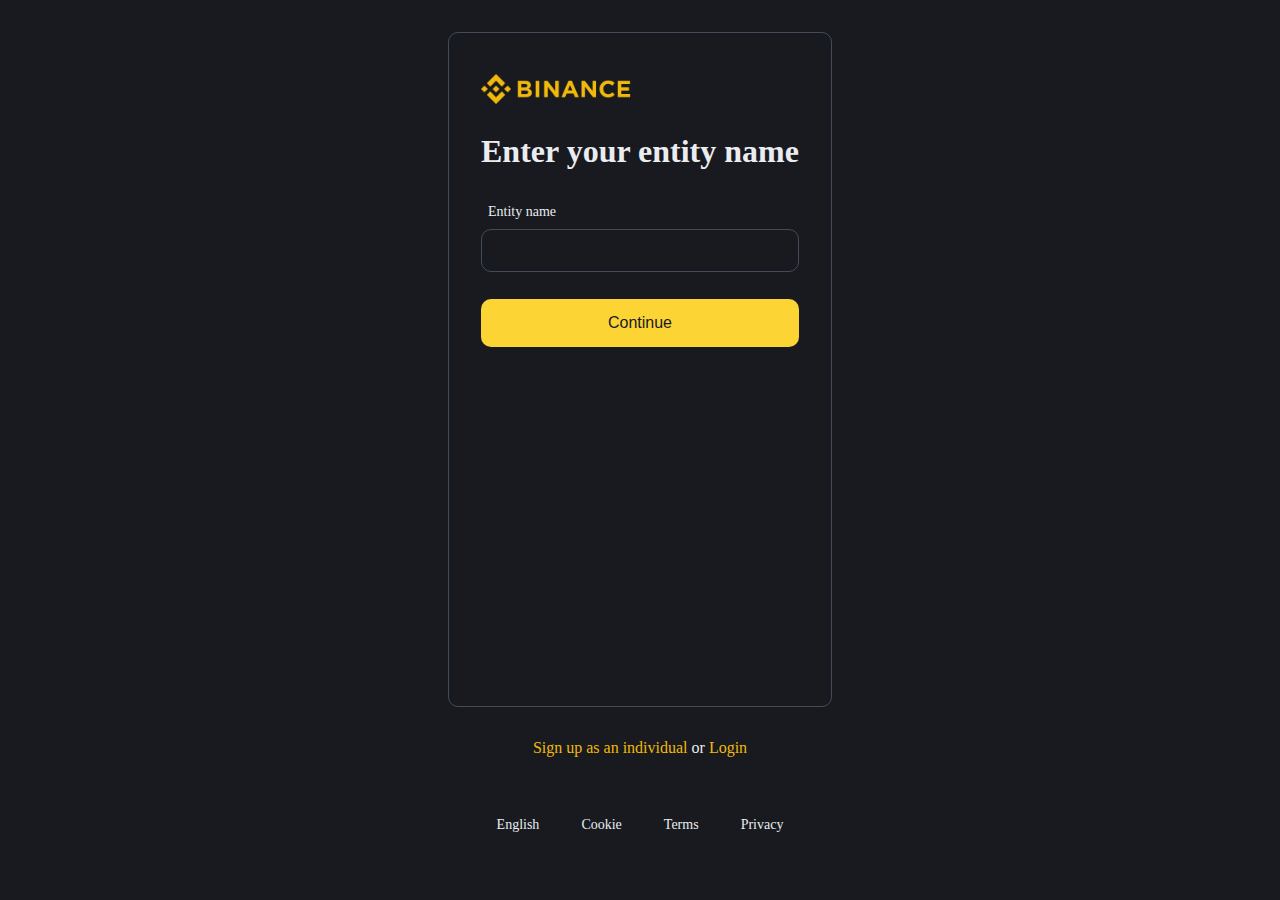
<file: entity.html>
<!DOCTYPE html>
<html lang="en">
<head>
    <meta charset="UTF-8">
    <meta name="viewport" content="width=device-width, initial-scale=1.0">
    <title>Create a free account | Binance</title>
    <link rel="stylesheet" href="login.css">
    <link rel="shortcut icon" href="[data-uri]" type="image/x-icon">
</head>
<body>
    <div class="container">
        <div class="logo">
            <a href="./index.html"><img src="[data-uri]" alt=""></a>
        </div>
        <div class="logIn">
            <h1>Enter your entity name</h1>
        </div>
        <div>
            <form>
                <label for="name">Entity name</label>
                <input type="text" name="name" class="mailNumber">
                <button type="submit">Continue</button>
            </form>
        </div>
    </div>
    <div class="createAccount">
        <a href="./signin.html">Sign up as an individual</a>
        or
        <a href="./login.html">Login</a>
    </div>

    <footer>
        <div>English</div>
        <div>Cookie</div>
        <div>Terms</div>
        <div>Privacy</div>
    </footer>
</body>
</html>
</file>
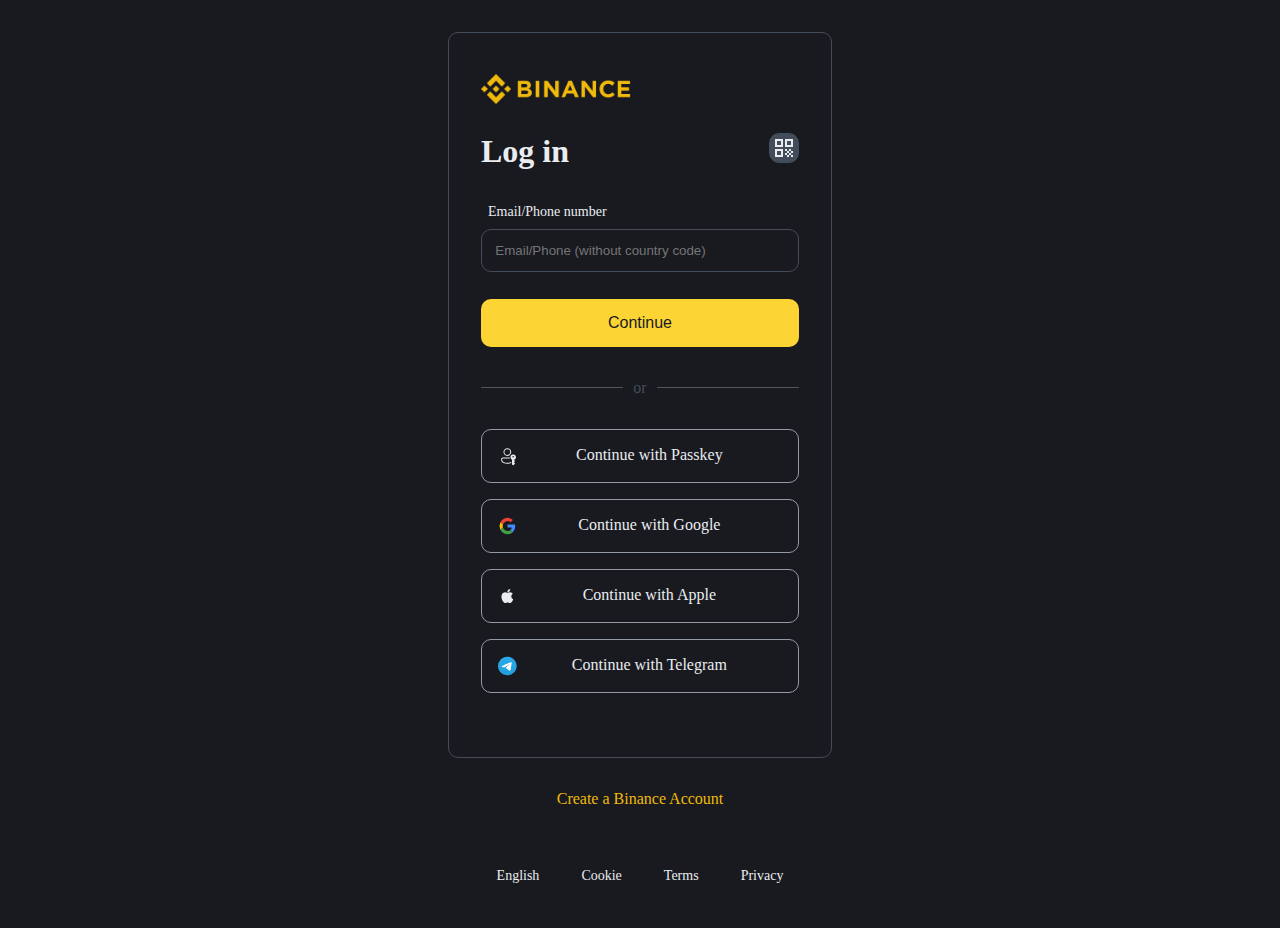
<file: login.html>
<!DOCTYPE html>
<html lang="en">
<head>
    <meta charset="UTF-8">
    <meta name="viewport" content="width=device-width, initial-scale=1.0">
    <title>Log In | Binance</title>
    <link rel="stylesheet" href="login.css">
    <link rel="shortcut icon" href="[data-uri]" type="image/x-icon">
</head>
<body>
    <div class="container">
        <div class="logo">
            <a href="./index.html"><img src="[data-uri]" alt=""></a>
        </div>
        <div class="logIn">
            <h1>Log in</h1>
            <div class="qrCode">
                <svg xmlns="http://www.w3.org/2000/svg" width="1.5rem" height="1.5rem" viewBox="0 0 24 24">
                    <path fill="rgb(234, 236, 239)" d="M3 11h8V3H3zm2-6h4v4H5zM3 21h8v-8H3zm2-6h4v4H5zm8-12v8h8V3zm6 6h-4V5h4zm-5.99 4h2v2h-2zm2 2h2v2h-2zm-2 2h2v2h-2zm4 0h2v2h-2zm2 2h2v2h-2zm-4 0h2v2h-2zm2-6h2v2h-2zm2 2h2v2h-2z" />
                </svg>
            </div>
        </div>
        <div>
            <form>
                <label for="mailNumber">Email/Phone number</label>
                <input type="text" name="mailNumber" class="mailNumber" placeholder="Email/Phone (without country code)">
                <button type="submit">Continue</button>
            </form>
        </div>

        
        <div class="divider">or</div>

        <div class="loginWithSection">
            <div class="loginWith">
                <svg xmlns="http://www.w3.org/2000/svg" width="20px" height="20px" viewBox="0 0 48 48"><path fill="rgb(234, 236, 239)" d="M24 4c-5.523 0-10 4.477-10 10s4.477 10 10 10s10-4.477 10-10S29.523 4 24 4m-7.5 10a7.5 7.5 0 1 1 15 0a7.5 7.5 0 0 1-15 0m-4.25 14A4.25 4.25 0 0 0 8 32.249V33c0 3.755 1.942 6.567 4.92 8.38C15.85 43.163 19.786 44 24 44c3.716 0 7.216-.65 10-2.027v-2.866l-.22.138C31.37 40.712 27.932 41.5 24 41.5s-7.37-.788-9.78-2.255c-2.36-1.437-3.72-3.5-3.72-6.245v-.751a1.75 1.75 0 0 1 1.75-1.749h18.456a9 9 0 0 1-.651-2.5zm19.82 0A7 7 0 1 1 41 33.71V34l2.293 2.293a1 1 0 0 1 0 1.414L41 40l2.322 2.322a1 1 0 0 1 .03 1.384l-3.646 3.968a1 1 0 0 1-1.444.03l-1.97-1.969a1 1 0 0 1-.292-.707V33.326a7.03 7.03 0 0 1-3.063-2.826a7 7 0 0 1-.866-2.5M41 26a2 2 0 1 0-4 0a2 2 0 0 0 4 0"/></svg>
                <div class="alignCenter">Continue with Passkey</div>
            </div>
            <div class="loginWith">
                <svg xmlns="http://www.w3.org/2000/svg" width="20px" height="20px" viewBox="0 0 16 16"><g fill="none" fill-rule="evenodd" clip-rule="evenodd"><path fill="#f44336" d="M7.209 1.061c.725-.081 1.154-.081 1.933 0a6.57 6.57 0 0 1 3.65 1.82a100 100 0 0 0-1.986 1.93q-1.876-1.59-4.188-.734q-1.696.78-2.362 2.528a78 78 0 0 1-2.148-1.658a.26.26 0 0 0-.16-.027q1.683-3.245 5.26-3.86" opacity="0.987"/><path fill="#ffc107" d="M1.946 4.92q.085-.013.161.027a78 78 0 0 0 2.148 1.658A7.6 7.6 0 0 0 4.04 7.99q.037.678.215 1.331L2 11.116Q.527 8.038 1.946 4.92" opacity="0.997"/><path fill="#448aff" d="M12.685 13.29a26 26 0 0 0-2.202-1.74q1.15-.812 1.396-2.228H8.122V6.713q3.25-.027 6.497.055q.616 3.345-1.423 6.032a7 7 0 0 1-.51.49" opacity="0.999"/><path fill="#43a047" d="M4.255 9.322q1.23 3.057 4.51 2.854a3.94 3.94 0 0 0 1.718-.626q1.148.812 2.202 1.74a6.62 6.62 0 0 1-4.027 1.684a6.4 6.4 0 0 1-1.02 0Q3.82 14.524 2 11.116z" opacity="0.993"/></g></svg>
                <div class="alignCenter">Continue with Google</div>
            </div>
            <div class="loginWith">
                <svg xmlns="http://www.w3.org/2000/svg" width="20px" height="20px" viewBox="0 0 24 24"><path fill="rgb(234, 236, 239)" d="M17.05 20.28c-.98.95-2.05.8-3.08.35c-1.09-.46-2.09-.48-3.24 0c-1.44.62-2.2.44-3.06-.35C2.79 15.25 3.51 7.59 9.05 7.31c1.35.07 2.29.74 3.08.8c1.18-.24 2.31-.93 3.57-.84c1.51.12 2.65.72 3.4 1.8c-3.12 1.87-2.38 5.98.48 7.13c-.57 1.5-1.31 2.99-2.54 4.09zM12.03 7.25c-.15-2.23 1.66-4.07 3.74-4.25c.29 2.58-2.34 4.5-3.74 4.25"/></svg>
                <div class="alignCenter">Continue with Apple</div>
            </div>
            <div class="loginWith">
                <svg xmlns="http://www.w3.org/2000/svg" width="20px" height="20px" viewBox="0 0 256 256"><defs><linearGradient id="SVGuySfwdaH" x1="50%" x2="50%" y1="0%" y2="100%"><stop offset="0%" stop-color="#2aabee"/><stop offset="100%" stop-color="#229ed9"/></linearGradient></defs><path fill="url(#SVGuySfwdaH)" d="M128 0C94.06 0 61.48 13.494 37.5 37.49A128.04 128.04 0 0 0 0 128c0 33.934 13.5 66.514 37.5 90.51C61.48 242.506 94.06 256 128 256s66.52-13.494 90.5-37.49c24-23.996 37.5-56.576 37.5-90.51s-13.5-66.514-37.5-90.51C194.52 13.494 161.94 0 128 0"/><path fill="#fff" d="M57.94 126.648q55.98-24.384 74.64-32.152c35.56-14.786 42.94-17.354 47.76-17.441c1.06-.017 3.42.245 4.96 1.49c1.28 1.05 1.64 2.47 1.82 3.467c.16.996.38 3.266.2 5.038c-1.92 20.24-10.26 69.356-14.5 92.026c-1.78 9.592-5.32 12.808-8.74 13.122c-7.44.684-13.08-4.912-20.28-9.63c-11.26-7.386-17.62-11.982-28.56-19.188c-12.64-8.328-4.44-12.906 2.76-20.386c1.88-1.958 34.64-31.748 35.26-34.45c.08-.338.16-1.598-.6-2.262c-.74-.666-1.84-.438-2.64-.258c-1.14.256-19.12 12.152-54 35.686c-5.1 3.508-9.72 5.218-13.88 5.128c-4.56-.098-13.36-2.584-19.9-4.708c-8-2.606-14.38-3.984-13.82-8.41c.28-2.304 3.46-4.662 9.52-7.072"/></svg>
                <div class="alignCenter">Continue with Telegram</div>
            </div>
        </div>
    </div>
    <div class="createAccount">
        <a href="./signin.html">Create a Binance Account</a>
    </div>

    <footer>
        <div>English</div>
        <div>Cookie</div>
        <div>Terms</div>
        <div>Privacy</div>
    </footer>
</body>
</html>
</file>
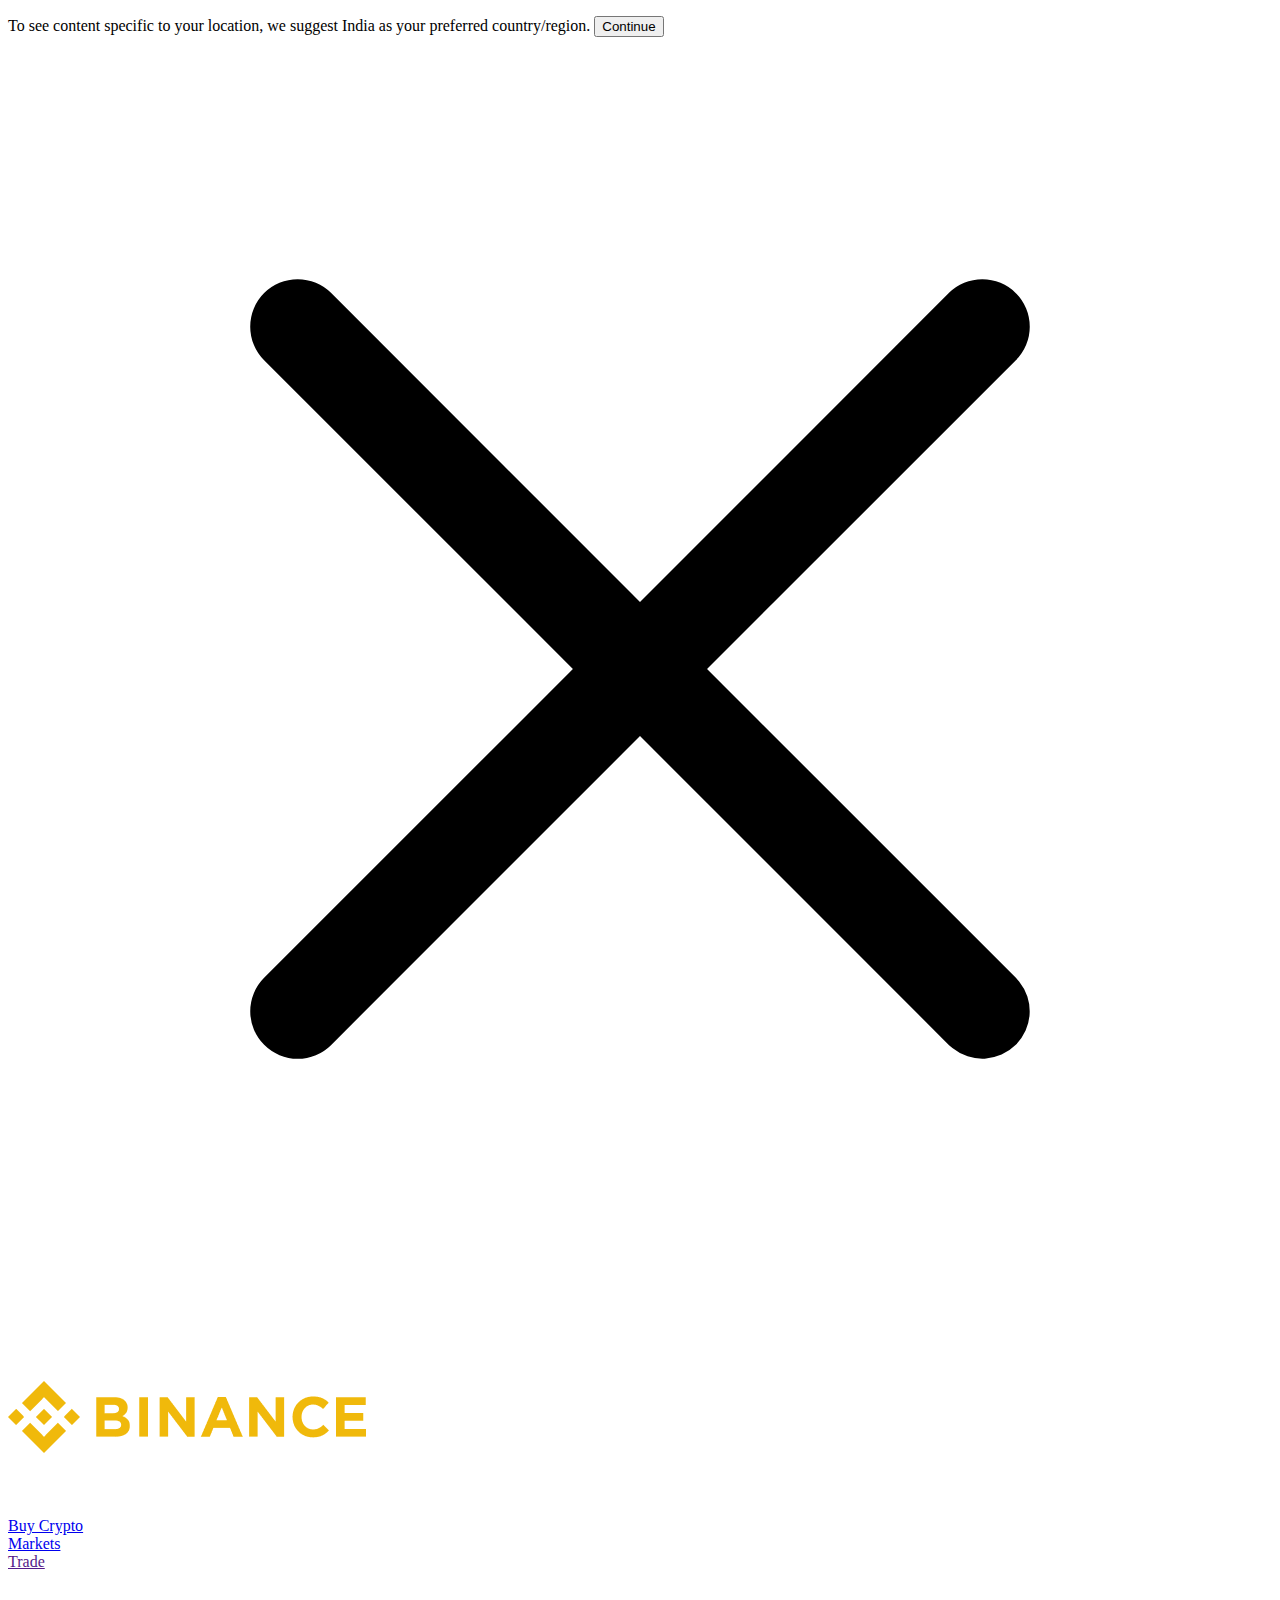
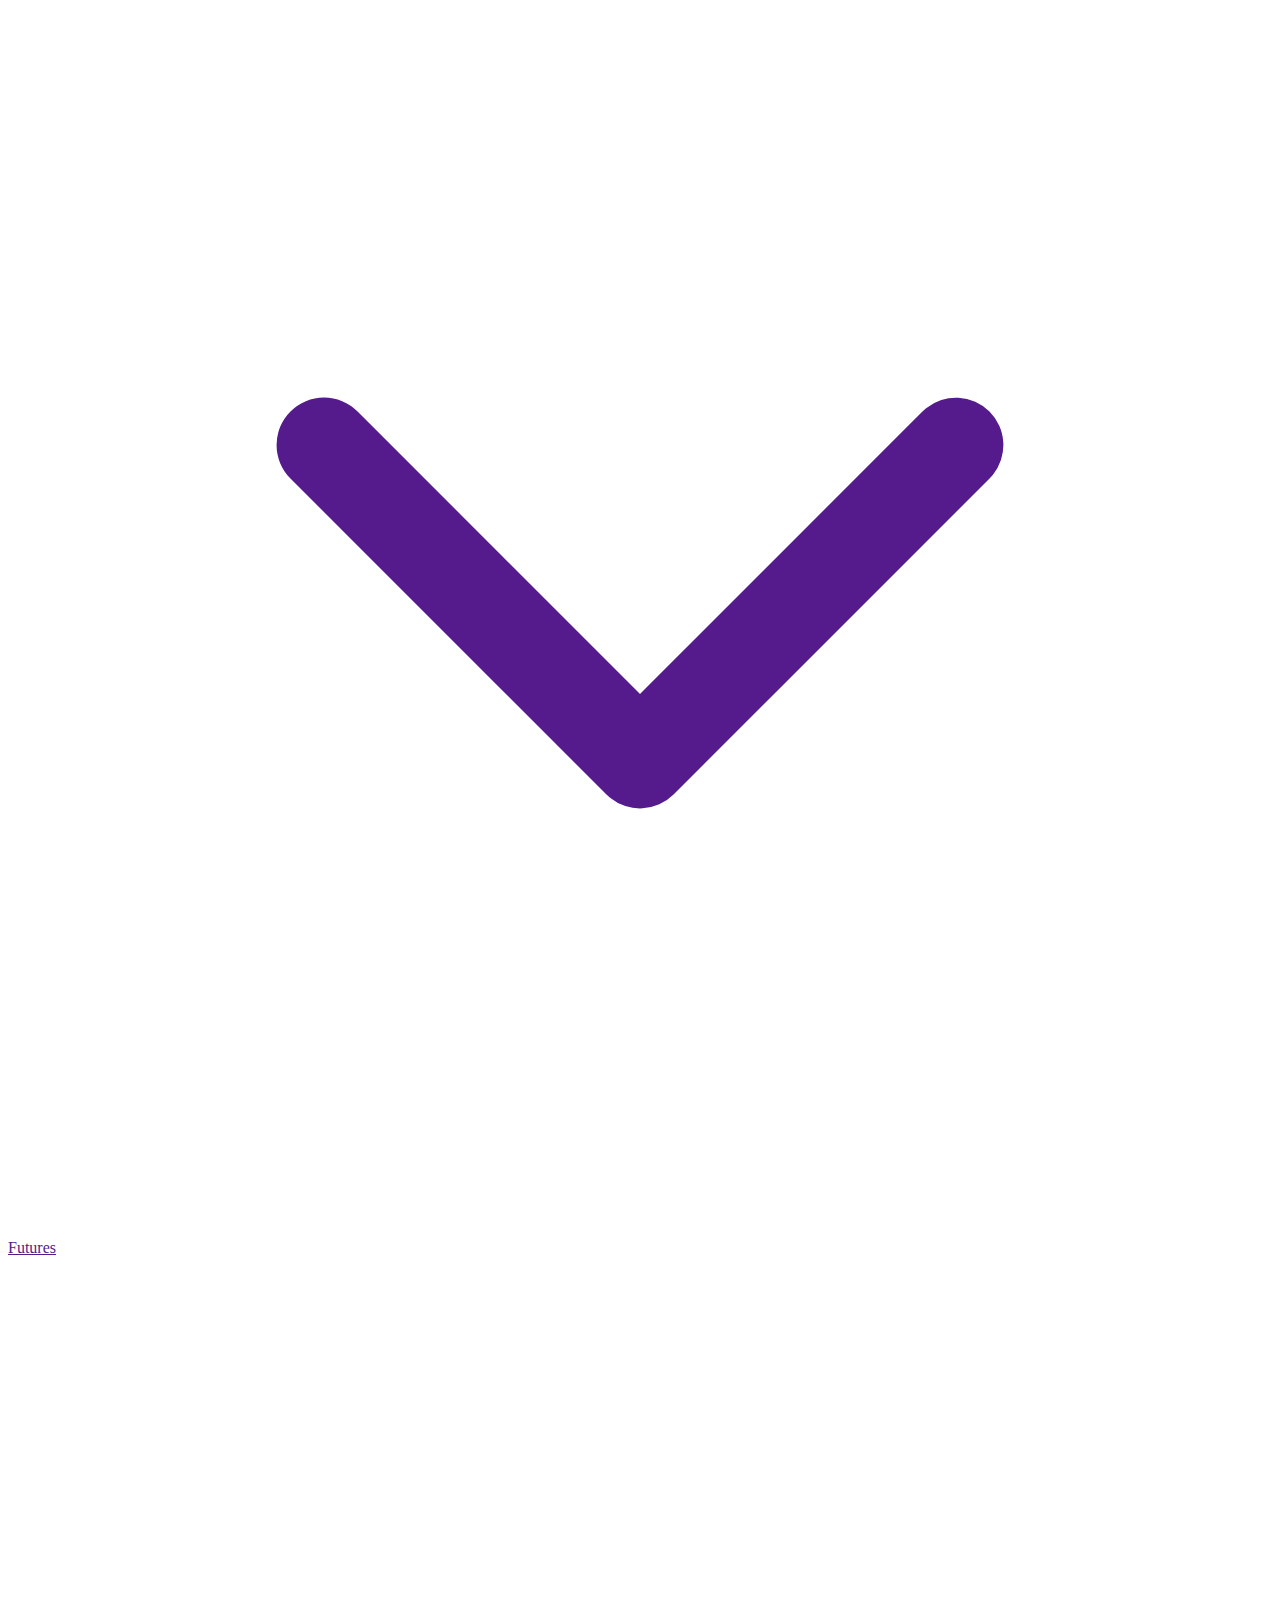
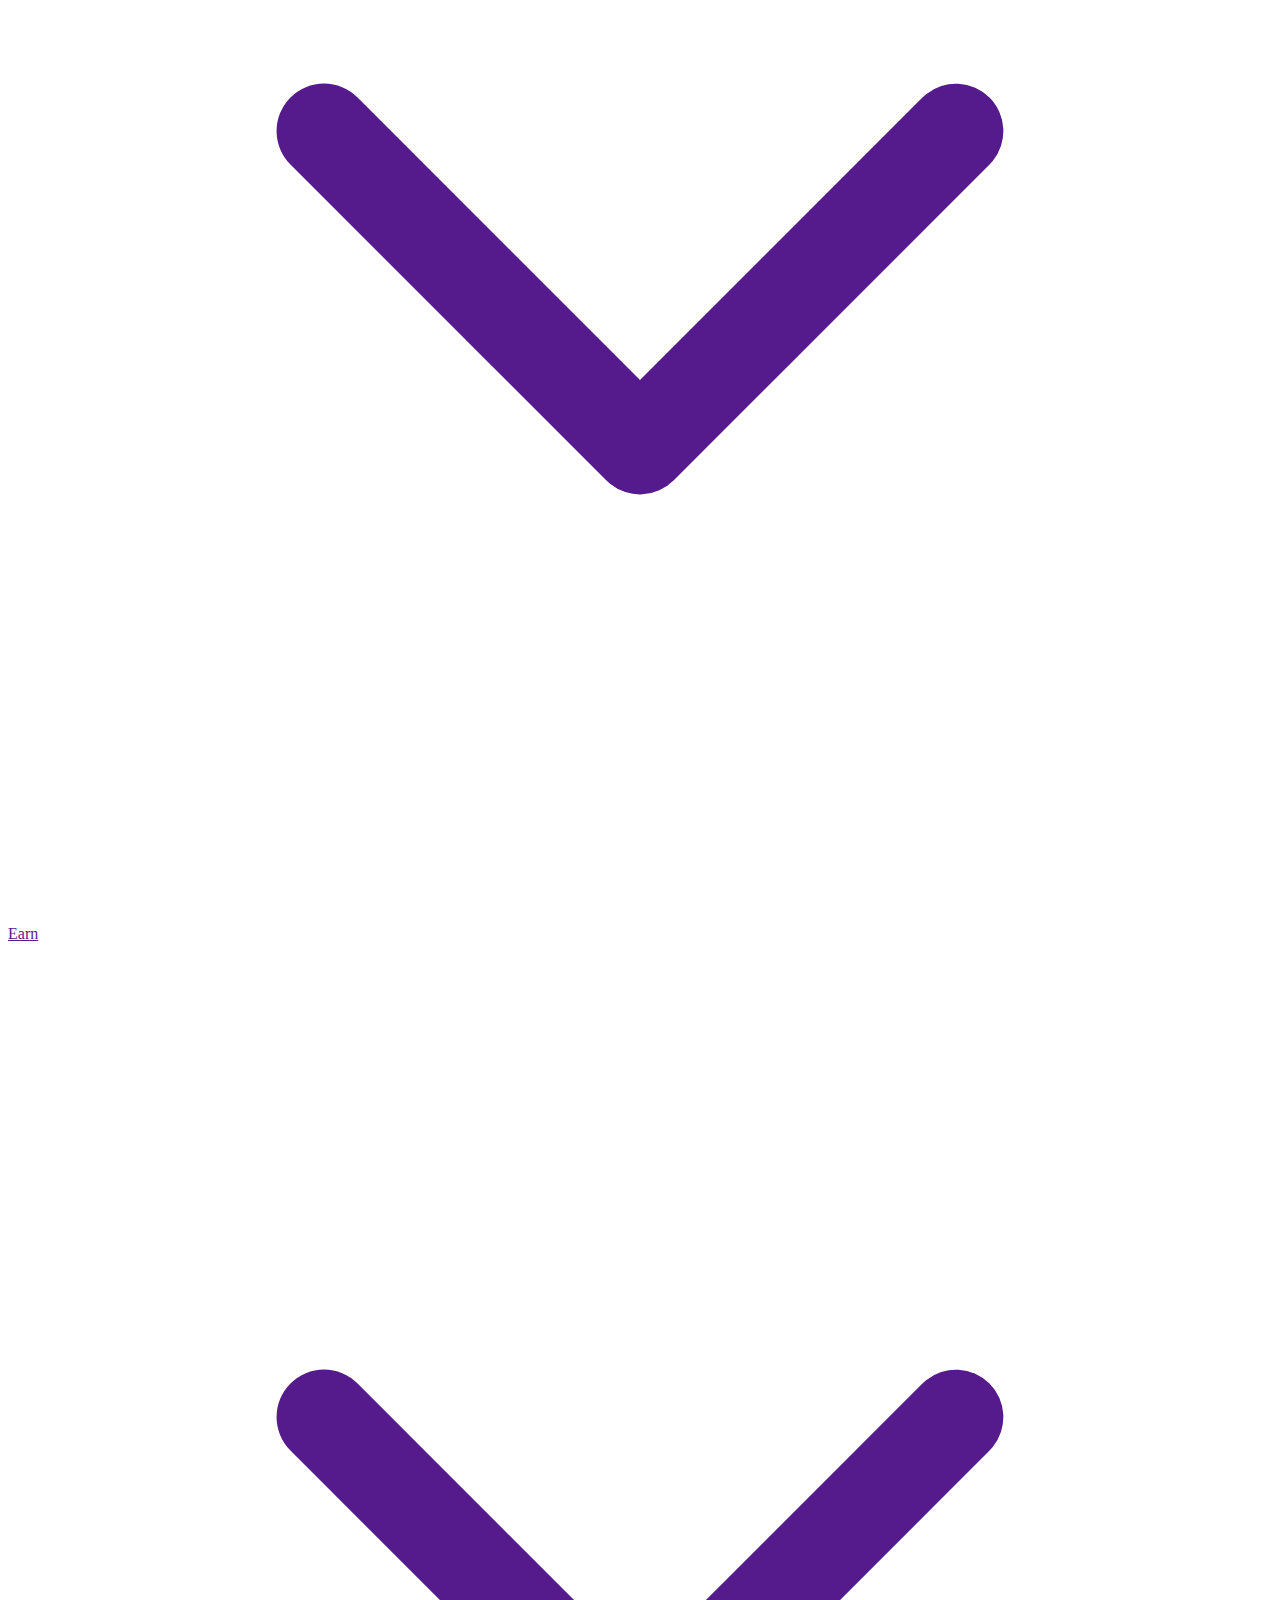
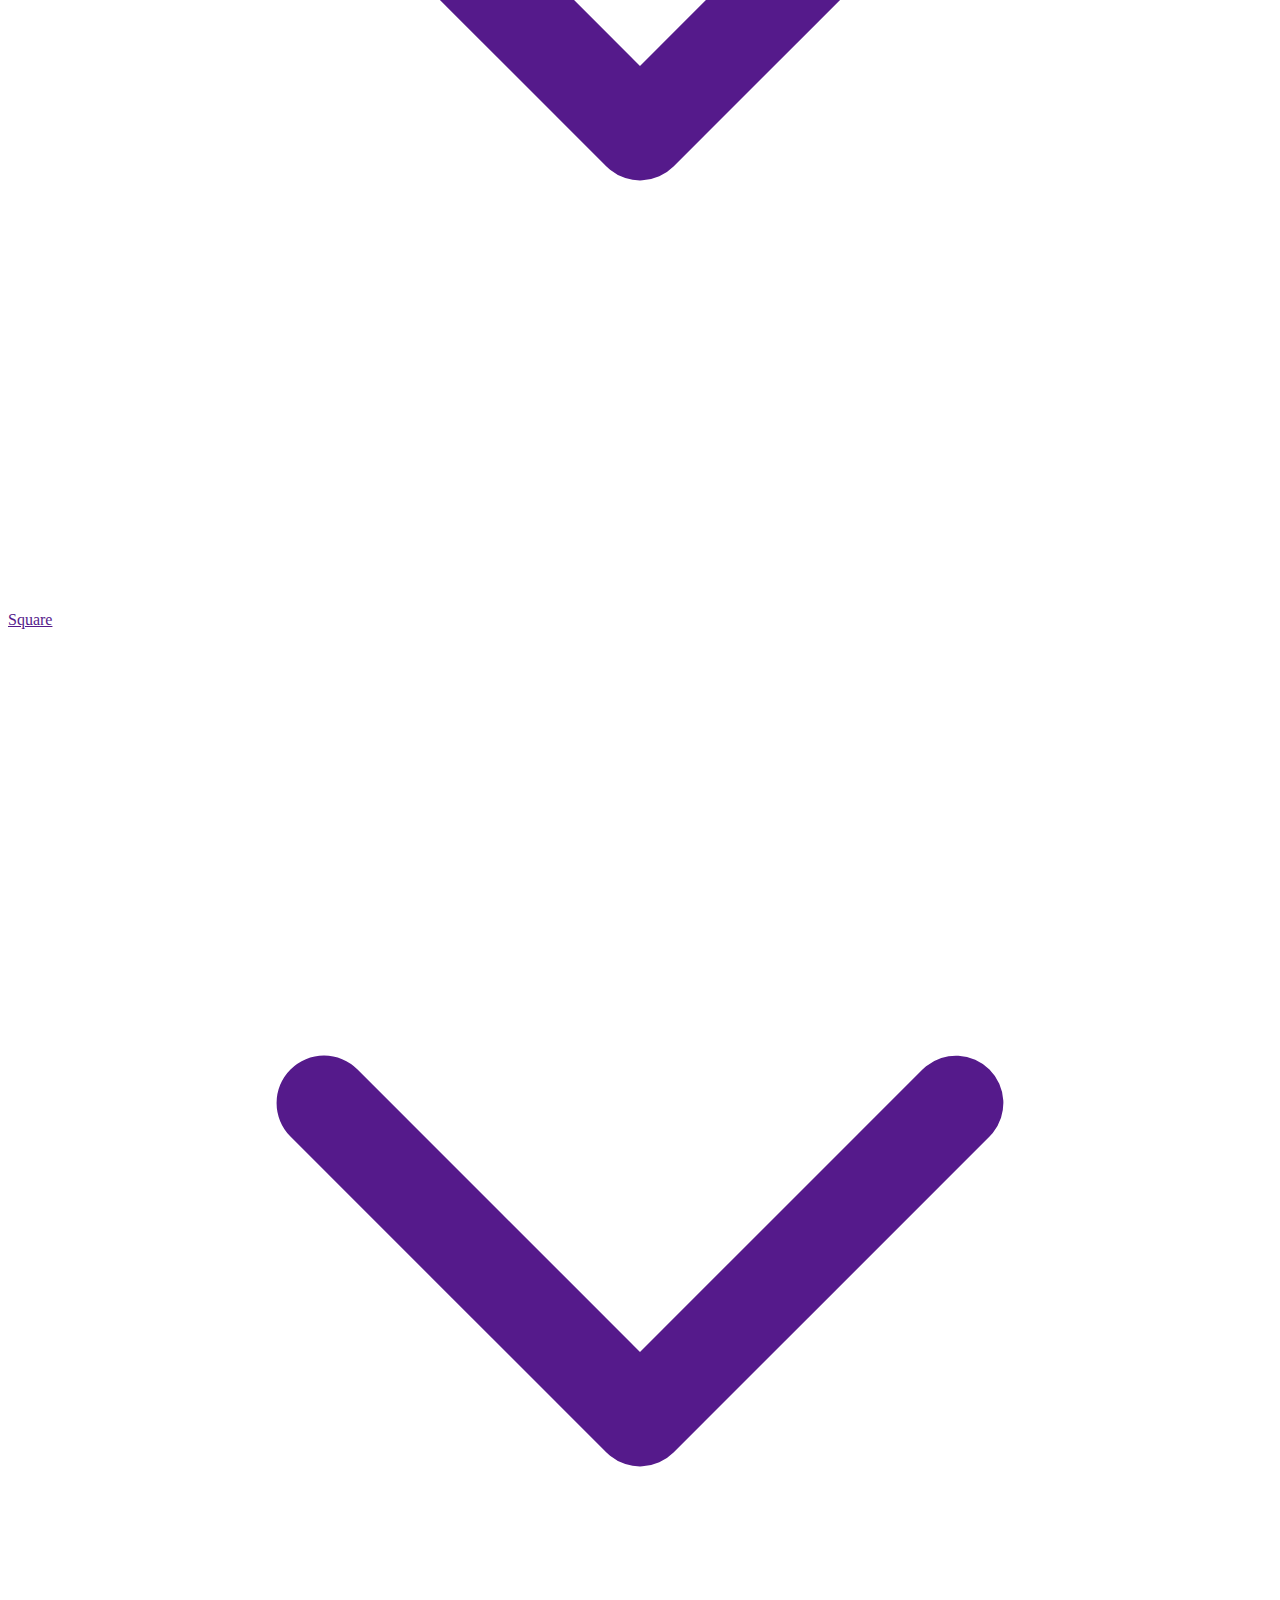
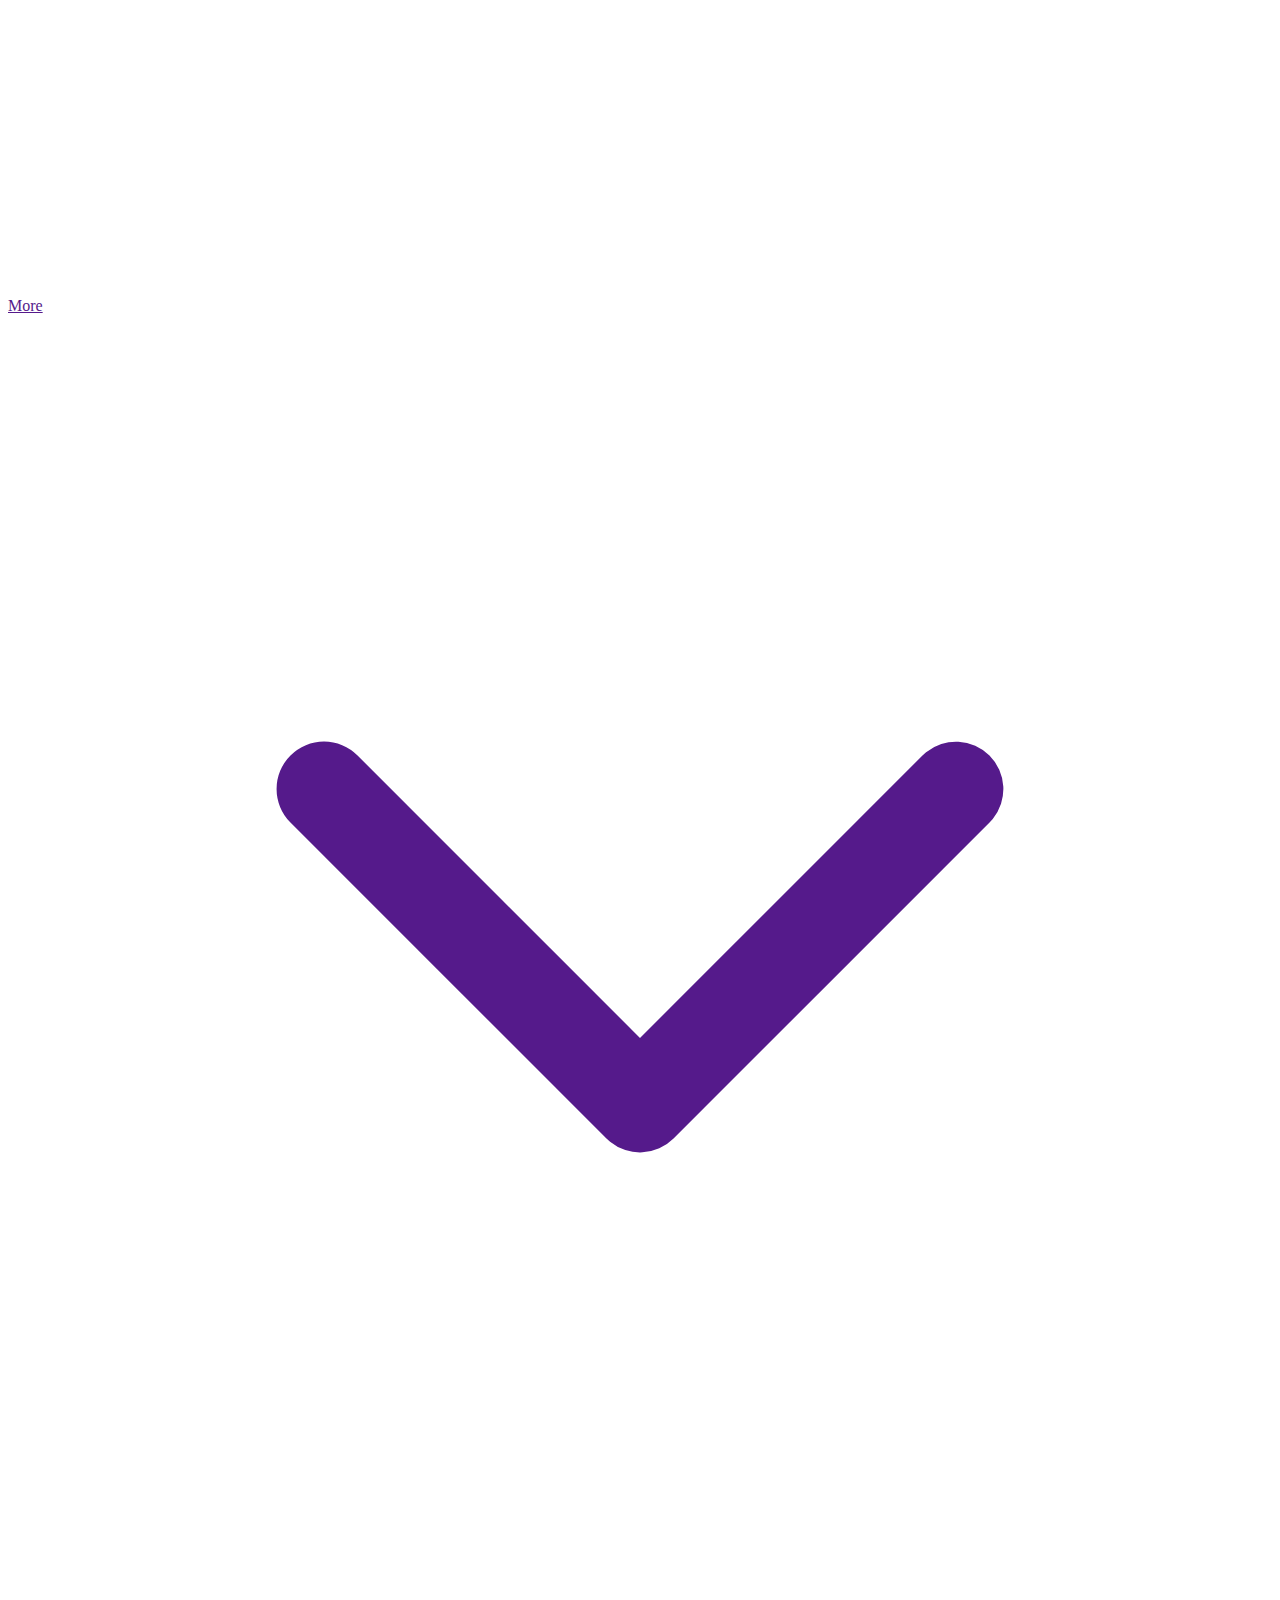
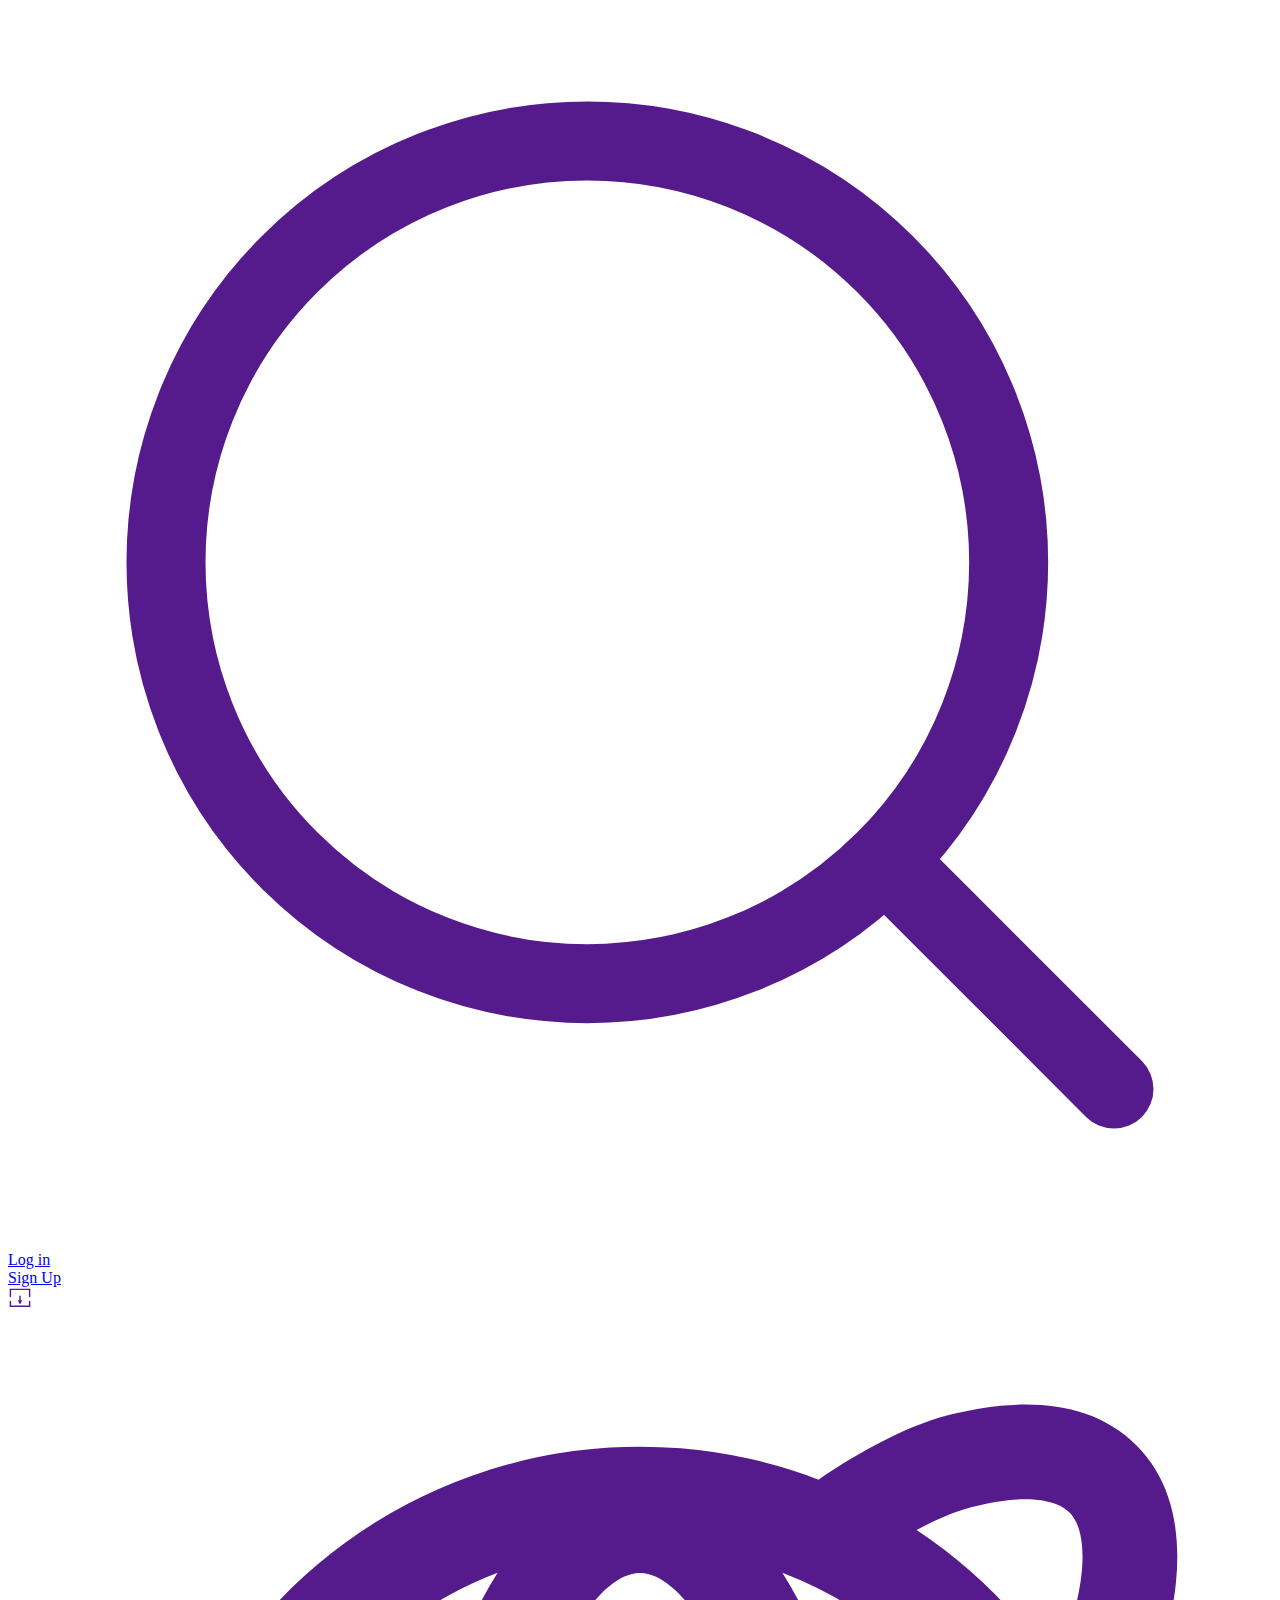
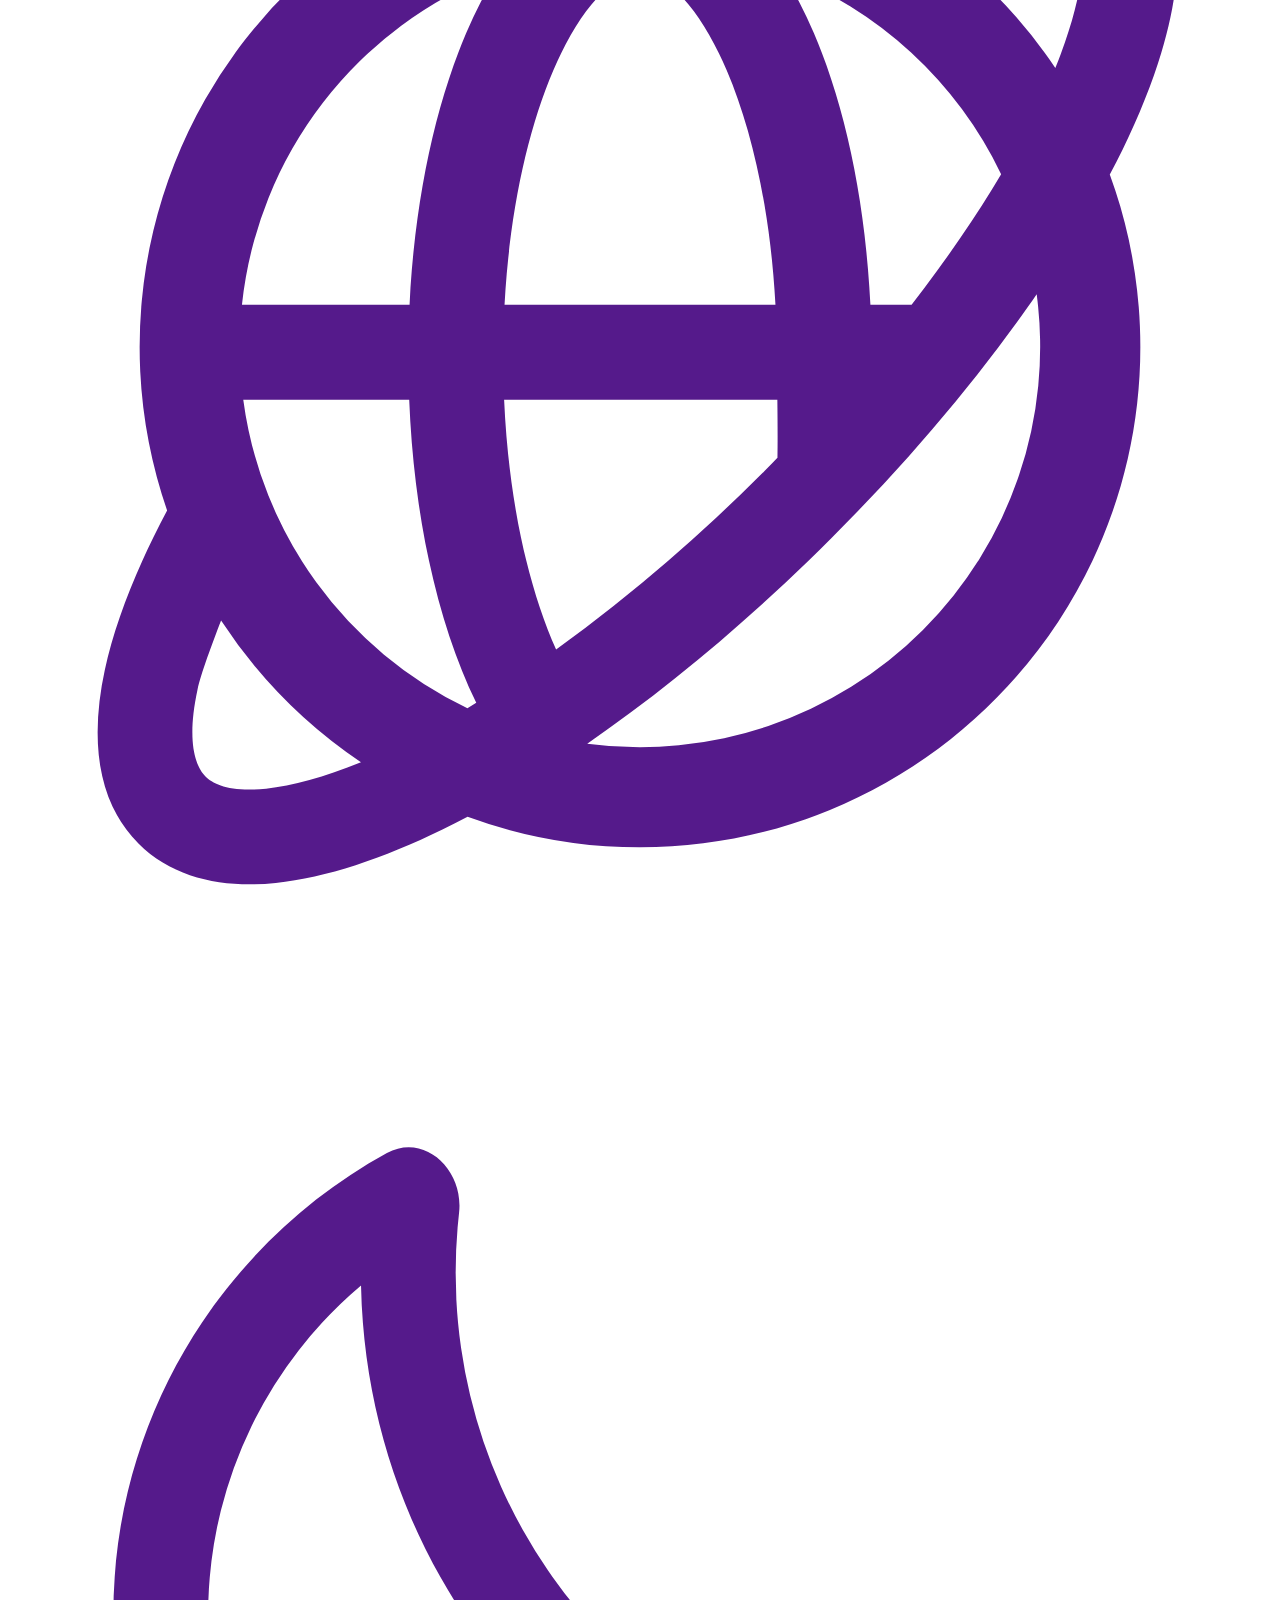
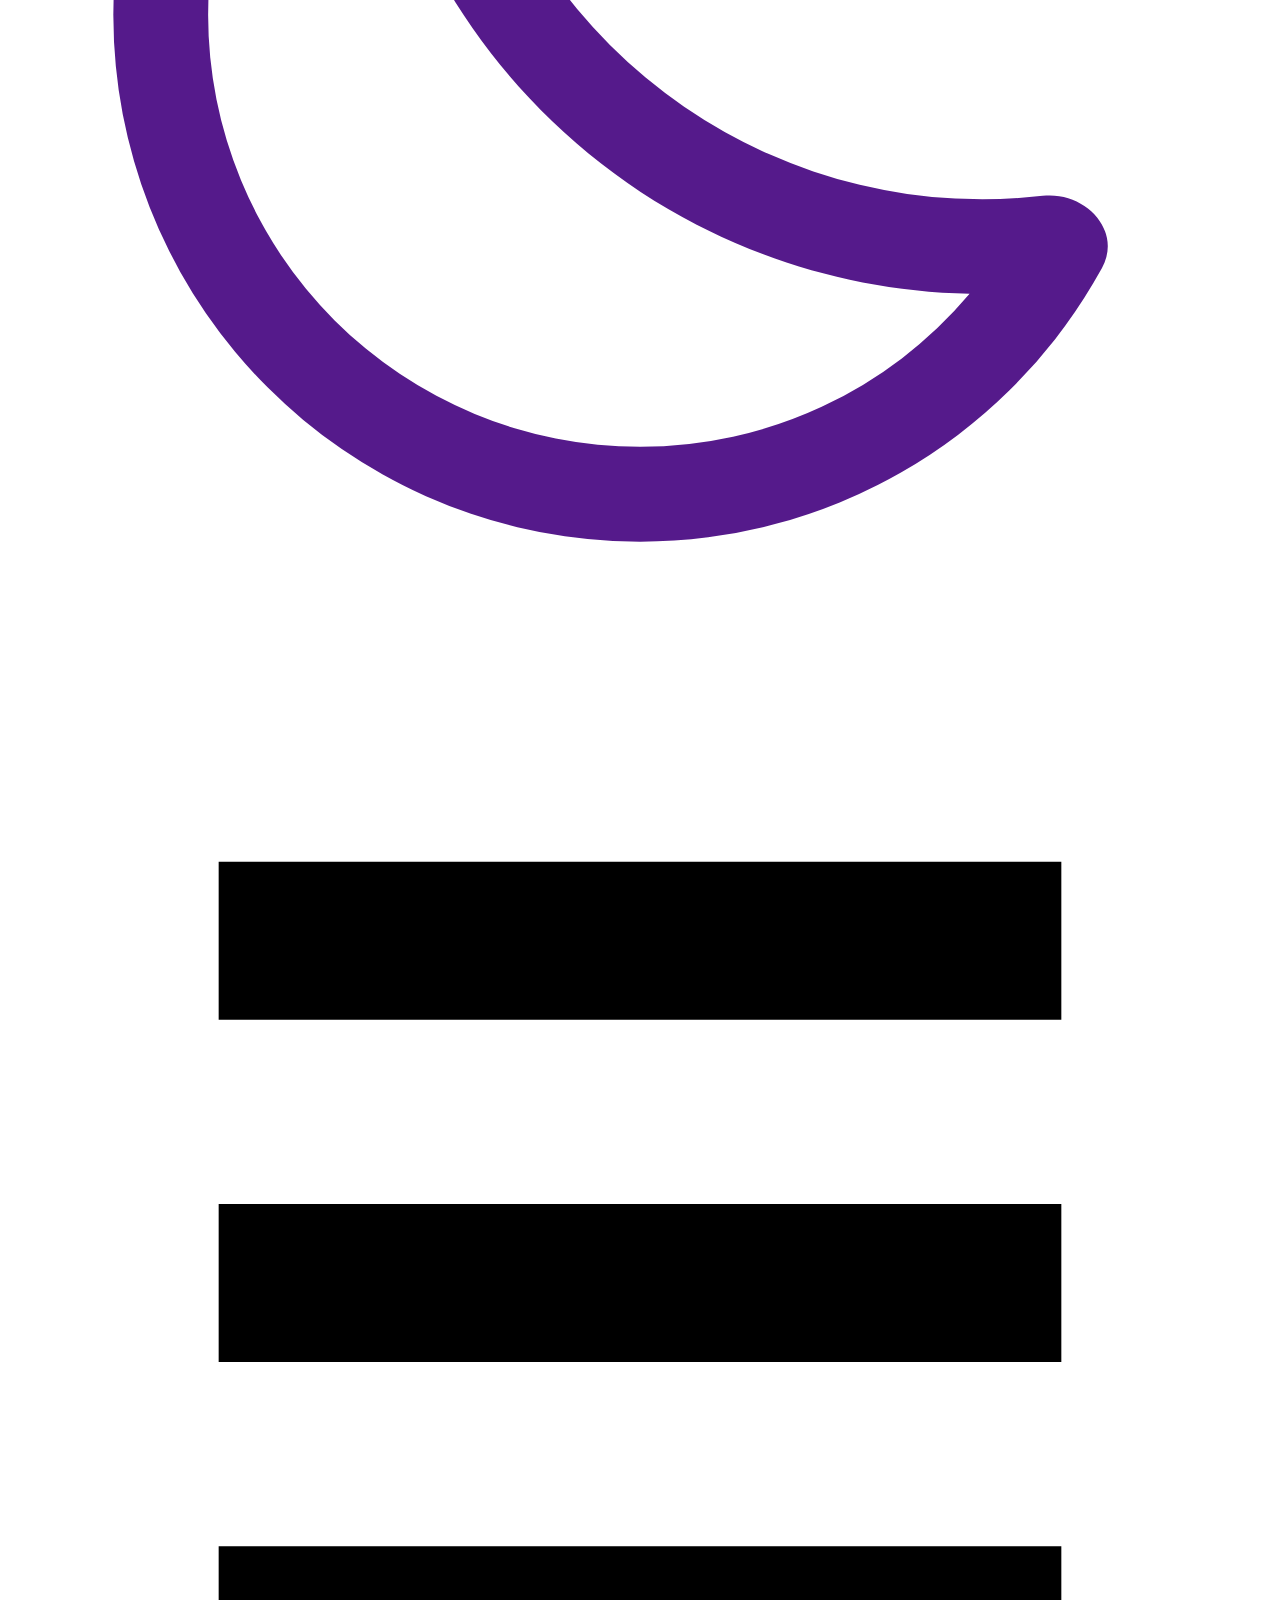
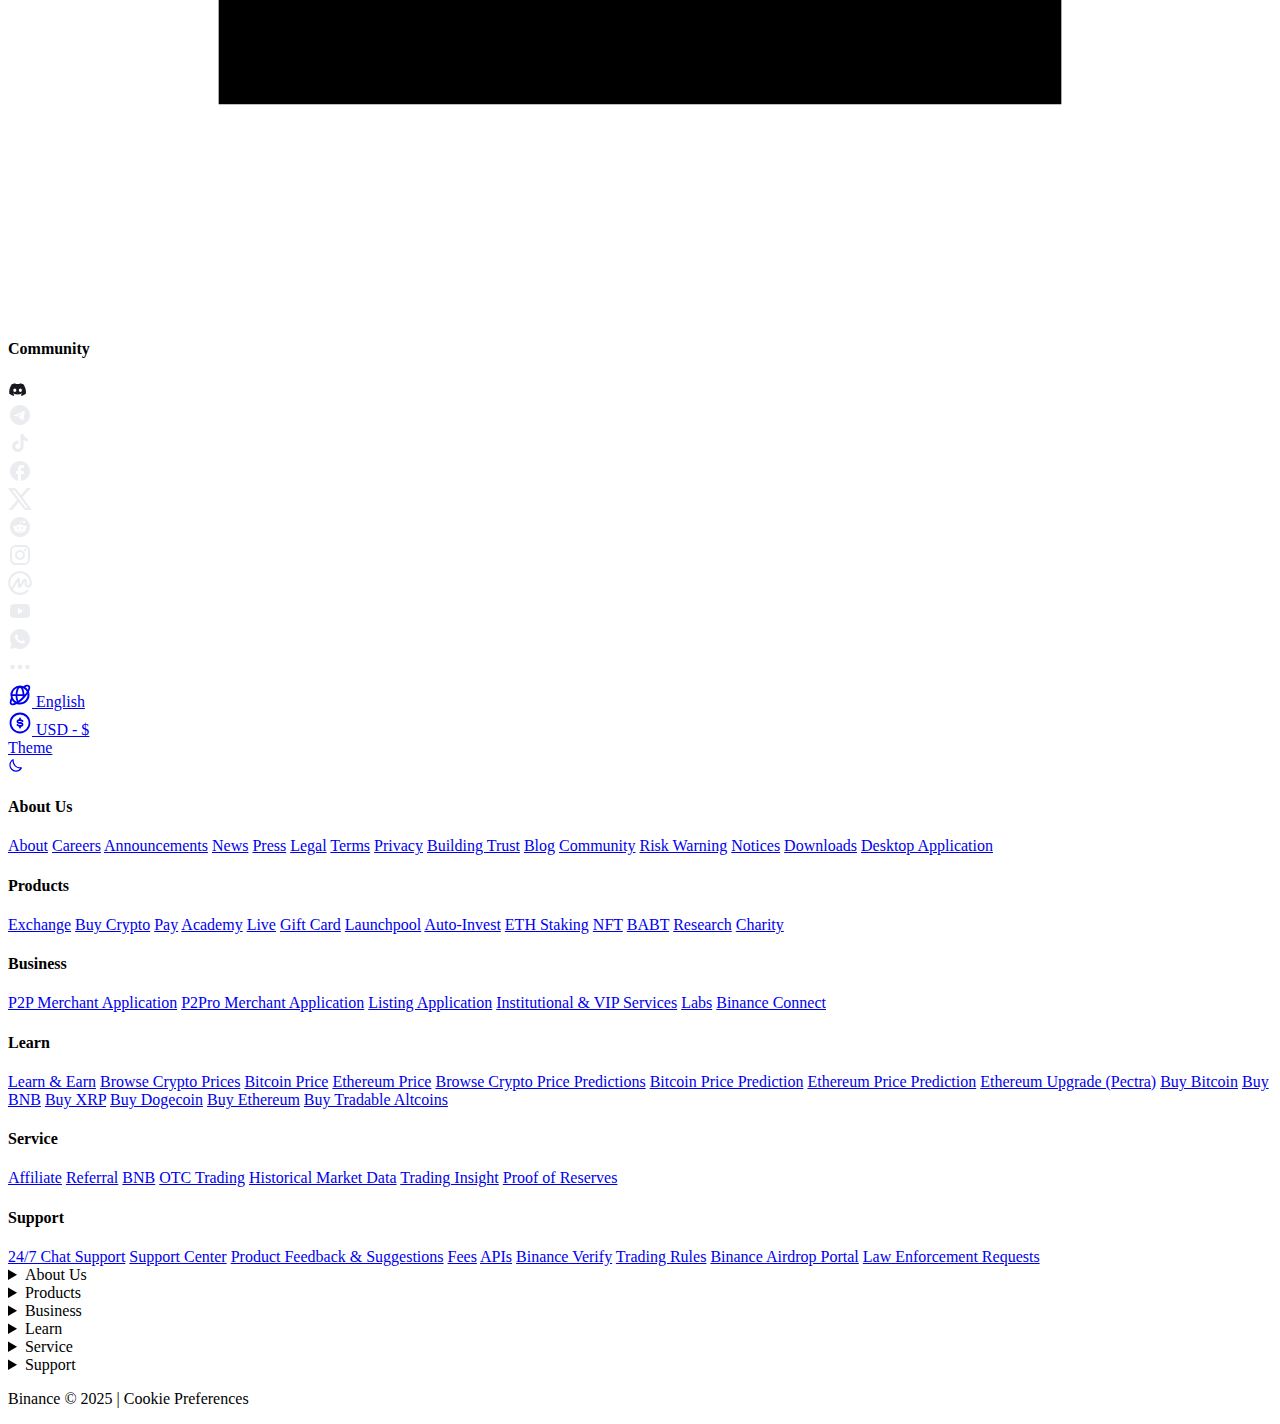
<file: nav&footer.html>
<!DOCTYPE html>
<html lang="en">

<head>
    <meta charset="UTF-8">
    <meta name="viewport" content="width=device-width, initial-scale=1.0">
    <title>document</title>
    <link rel="stylesheet" href="style.css">
    <link rel="shortcut icon" href="[data-uri]" type="image/x-icon">
</head>

<body>

    <div class="topMsg">
        <p>
            To see content specific to your location, we suggest <span>India</span> as your preferred country/region.
            <button>Continue</button>
            <svg class="crose-icon" viewBox="0 0 24 24" xmlns="http://www.w3.org/2000/svg">
                <path
                    d="M4.863 17.863L10.726 12 4.863 6.137a.9.9 0 011.274-1.274L12 10.727l5.863-5.864a.9.9 0 011.274 1.274L13.273 12l5.864 5.863.061.069a.9.9 0 01-1.266 1.266l-.069-.061L12 13.273l-5.863 5.864a.9.9 0 01-1.274-1.274z"
                    fill="currentColor"></path>
            </svg>
        </p>
    </div>


    <header>
        <nav>
            <div class="navp1 navpart">
                <div class="logo">
                    <a href="./index.html"><img
                            src="[data-uri]"
                            alt=""></a>
                </div>
                <div class="navText"><a href="./butcrypto.html">Buy Crypto </a></div>
                <div class="navText"><a href="./market.html">Markets</a></div>
                <div class="navText"><a href="">Trade<svg class="dropdown-icon" viewBox="0 0 24 24"
                            xmlns="http://www.w3.org/2000/svg">
                            <path
                                d="M11.432 15.698a.9.9 0 001.205-.061l6-6 .061-.069a.9.9 0 00-1.266-1.266l-.069.061L12 13.727 6.637 8.363a.9.9 0 00-1.274 1.274l6 6 .069.061z"
                                fill="currentColor"></path>
                        </svg></a></div>
                <div class="navText"><a href="">Futures<svg class="dropdown-icon" viewBox="0 0 24 24"
                            xmlns="http://www.w3.org/2000/svg">
                            <path
                                d="M11.432 15.698a.9.9 0 001.205-.061l6-6 .061-.069a.9.9 0 00-1.266-1.266l-.069.061L12 13.727 6.637 8.363a.9.9 0 00-1.274 1.274l6 6 .069.061z"
                                fill="currentColor"></path>
                        </svg></a></div>
                <div class="navText"><a href="">Earn<svg class="dropdown-icon" viewBox="0 0 24 24"
                            xmlns="http://www.w3.org/2000/svg">
                            <path
                                d="M11.432 15.698a.9.9 0 001.205-.061l6-6 .061-.069a.9.9 0 00-1.266-1.266l-.069.061L12 13.727 6.637 8.363a.9.9 0 00-1.274 1.274l6 6 .069.061z"
                                fill="currentColor"></path>
                        </svg></a></div>
                <div class="navText"><a href="">Square<svg class="dropdown-icon" viewBox="0 0 24 24"
                            xmlns="http://www.w3.org/2000/svg">
                            <path
                                d="M11.432 15.698a.9.9 0 001.205-.061l6-6 .061-.069a.9.9 0 00-1.266-1.266l-.069.061L12 13.727 6.637 8.363a.9.9 0 00-1.274 1.274l6 6 .069.061z"
                                fill="currentColor"></path>
                        </svg></a></div>
                <div class="navText"><a href="">More<svg class="dropdown-icon" viewBox="0 0 24 24"
                            xmlns="http://www.w3.org/2000/svg">
                            <path
                                d="M11.432 15.698a.9.9 0 001.205-.061l6-6 .061-.069a.9.9 0 00-1.266-1.266l-.069.061L12 13.727 6.637 8.363a.9.9 0 00-1.274 1.274l6 6 .069.061z"
                                fill="currentColor"></path>
                        </svg></a></div>
            </div>
            <div class="navp2 navpart">
                <div class="icon n2">
                    <a href="">
                        <svg xmlns="http://www.w3.org/2000/svg" viewBox="0 0 24 24">
                            <path fill="none" stroke="currentColor" stroke-linecap="round" stroke-linejoin="round"
                                stroke-miterlimit="10" stroke-width="1.5"
                                d="m21 21l-4-4m2-6a8 8 0 1 1-16 0a8 8 0 0 1 16 0" />
                        </svg>
                    </a>
                </div>
                <div class=" n2">
                    <span class="li navbtn">
                        <a href="./login.html">Log in</a>
                    </span>
                </div>
                <div class=" n2">
                    <span class="su navbtn">
                        <a href="./signin.html">Sign Up</a>
                    </span>
                </div>
                <div class="icon last3icon n2">
                    <a href="">
                        <svg viewBox="0 0 100 100" style="width: 1.5rem; height: 1.5rem;"
                            xmlns="http://www.w3.org/2000/svg">
                            <!-- Top horizontal bar -->
                            <line x1="10" y1="10" x2="90" y2="10" stroke="currentColor" stroke-width="6"
                                stroke-linecap="round" />
                            <!-- Bottom horizontal bar -->
                            <line x1="10" y1="80" x2="90" y2="80" stroke="currentColor" stroke-width="6"
                                stroke-linecap="round" />
                            <!-- Left vertical bar with big gap -->
                            <line x1="10" y1="10" x2="10" y2="40" stroke="currentColor" stroke-width="6"
                                stroke-linecap="round" />
                            <line x1="10" y1="60" x2="10" y2="80" stroke="currentColor" stroke-width="6"
                                stroke-linecap="round" />
                            <!-- Right vertical bar with big gap -->
                            <line x1="90" y1="10" x2="90" y2="40" stroke="currentColor" stroke-width="6"
                                stroke-linecap="round" />
                            <line x1="90" y1="60" x2="90" y2="80" stroke="currentColor" stroke-width="6"
                                stroke-linecap="round" />
                            <!-- Arrow vertical stroke -->
                            <line x1="50" y1="38" x2="50" y2="62" stroke="currentColor" stroke-width="6"
                                stroke-linecap="round" />
                            <!-- Arrowhead -->
                            <polyline points="45,57 50,67 55,57" fill="none" stroke="currentColor" stroke-width="6"
                                stroke-linecap="round" stroke-linejoin="round" />
                        </svg>
                    </a>
                </div>
                <div class="icon last3icon n2">
                    <a href="">
                        <svg viewBox="0 0 24 24" xmlns="http://www.w3.org/2000/svg">
                            <path
                                d="M17.863 1.901c1.279-.325 2.658-.332 3.565.575.69.69.845 1.661.748 2.608-.098.956-.463 2.038-1.012 3.165-.077.157-.159.316-.244.476.375 1.021.58 2.124.58 3.275 0 5.246-4.253 9.5-9.5 9.5a9.484 9.484 0 01-3.274-.58c-.16.084-.32.166-.477.243-1.127.55-2.209.916-3.165 1.014-.946.096-1.917-.06-2.607-.75-.848-.848-.894-2.11-.639-3.295.2-.922.61-1.95 1.183-3.028a9.5 9.5 0 0112.37-11.978c.535-.363 1.548-.99 2.472-1.225zM4.046 17.193c-.168.434-.38 1.004-.448 1.317-.214.993-.035 1.457.152 1.644.151.15.475.3 1.15.232.496-.051 1.103-.215 1.802-.5a9.549 9.549 0 01-2.656-2.693zm15.486-6.195c-1.047 1.518-2.368 3.103-3.9 4.635-1.531 1.531-3.116 2.852-4.634 3.899a7.6 7.6 0 008.534-8.534zM4.467 13a7.605 7.605 0 004.256 5.857l.168-.102c-.729-1.49-1.184-3.528-1.273-5.755h-3.15zm4.953 0c.085 1.916.462 3.574.987 4.746a32.592 32.592 0 003.953-3.387c.085-.085.168-.17.25-.256.005-.304.003-.72-.002-1.103H9.42zm5.283-8.105c.223.35.424.736.6 1.149.594 1.388.975 3.186 1.072 5.155h.782c.66-.853 1.23-1.688 1.7-2.479a7.624 7.624 0 00-4.154-3.825zm-5.407 0A7.606 7.606 0 004.442 11.2h3.183c.097-1.969.48-3.767 1.073-5.155.176-.412.375-.8.598-1.149zm2.705.004c-.178 0-.424.08-.73.383-.31.306-.63.795-.918 1.469-.486 1.137-.83 2.686-.925 4.448h5.144c-.095-1.762-.438-3.311-.924-4.448-.288-.674-.608-1.163-.918-1.469-.306-.302-.552-.383-.73-.383zm8.154-1.15c-.203-.203-.727-.389-1.85-.104-.35.089-.716.257-1.053.439a9.55 9.55 0 012.634 2.617c.285-.699.448-1.305.5-1.8.068-.676-.08-1.001-.231-1.152z"
                                fill="currentColor"></path>
                        </svg>
                    </a>
                </div>
                <div class="icon last3icon n2">
                    <a href="">
                        <svg viewBox="0 0 24 24" xmlns="http://www.w3.org/2000/svg">
                            <path
                                d="M2 12c0-3.781 2.1-7.07 5.195-8.77.711-.39 1.461.32 1.37 1.126l-.028.282A10.11 10.11 0 008.5 5.5l.013.514a10 10 0 009.472 9.472l.515.013c.388 0 .77-.022 1.146-.065.805-.092 1.516.658 1.126 1.37l-.164.286A9.993 9.993 0 0112 22v-1.8a8.178 8.178 0 006.258-2.905C11.933 17.168 6.83 12.066 6.703 5.742a8.176 8.176 0 00-2.898 5.968L3.8 12a8.2 8.2 0 008.2 8.2V22l-.515-.014a10 10 0 01-9.472-9.472L2 12z"
                                fill="currentColor"></path>
                        </svg>
                    </a>
                </div>
                <div class="icon threeline n2">
                    <svg class="bn-svg hover-color" viewBox="0 0 24 24" xmlns="http://www.w3.org/2000/svg">
                        <path fill-rule="evenodd" clip-rule="evenodd"
                            d="M4 4h16v3H4V4zm0 6.5h16v3H4v-3zM20 17H4v3h16v-3z" fill="currentColor"></path>
                    </svg>
                </div>
            </div>
        </nav>
    </header>


    <footer class="footer">
        <!-- Community -->
        <div class="footer-section community section1">
            <div class="footerGridItems">
                <h4>Community</h4>
                <div class="socialMediaGrid">
                    <div class="socialIcon smbc">
                        <svg xmlns="http://www.w3.org/2000/svg" width="1.2rem" height="1.2rem" viewBox="0 0 24 24">
                            <path fill="rgb(24, 26, 32)"
                                d="M19.27 5.33C17.94 4.71 16.5 4.26 15 4a.1.1 0 0 0-.07.03c-.18.33-.39.76-.53 1.09a16.1 16.1 0 0 0-4.8 0c-.14-.34-.35-.76-.54-1.09c-.01-.02-.04-.03-.07-.03c-1.5.26-2.93.71-4.27 1.33c-.01 0-.02.01-.03.02c-2.72 4.07-3.47 8.03-3.1 11.95c0 .02.01.04.03.05c1.8 1.32 3.53 2.12 5.24 2.65c.03.01.06 0 .07-.02c.4-.55.76-1.13 1.07-1.74c.02-.04 0-.08-.04-.09c-.57-.22-1.11-.48-1.64-.78c-.04-.02-.04-.08-.01-.11c.11-.08.22-.17.33-.25c.02-.02.05-.02.07-.01c3.44 1.57 7.15 1.57 10.55 0c.02-.01.05-.01.07.01c.11.09.22.17.33.26c.04.03.04.09-.01.11c-.52.31-1.07.56-1.64.78c-.04.01-.05.06-.04.09c.32.61.68 1.19 1.07 1.74c.03.01.06.02.09.01c1.72-.53 3.45-1.33 5.25-2.65c.02-.01.03-.03.03-.05c.44-4.53-.73-8.46-3.1-11.95c-.01-.01-.02-.02-.04-.02M8.52 14.91c-1.03 0-1.89-.95-1.89-2.12s.84-2.12 1.89-2.12c1.06 0 1.9.96 1.89 2.12c0 1.17-.84 2.12-1.89 2.12m6.97 0c-1.03 0-1.89-.95-1.89-2.12s.84-2.12 1.89-2.12c1.06 0 1.9.96 1.89 2.12c0 1.17-.83 2.12-1.89 2.12" />
                        </svg>
                    </div>
                    <div class="socialIcon">
                        <svg xmlns="http://www.w3.org/2000/svg" width="1.5rem" height="1.5rem" viewBox="0 0 24 24">
                            <path fill="rgb(234, 236, 239)"
                                d="M12 2C6.48 2 2 6.48 2 12s4.48 10 10 10s10-4.48 10-10S17.52 2 12 2m4.64 6.8c-.15 1.58-.8 5.42-1.13 7.19c-.14.75-.42 1-.68 1.03c-.58.05-1.02-.38-1.58-.75c-.88-.58-1.38-.94-2.23-1.5c-.99-.65-.35-1.01.22-1.59c.15-.15 2.71-2.48 2.76-2.69a.2.2 0 0 0-.05-.18c-.06-.05-.14-.03-.21-.02c-.09.02-1.49.95-4.22 2.79c-.4.27-.76.41-1.08.4c-.36-.01-1.04-.2-1.55-.37c-.63-.2-1.12-.31-1.08-.66c.02-.18.27-.36.74-.55c2.92-1.27 4.86-2.11 5.83-2.51c2.78-1.16 3.35-1.36 3.73-1.36c.08 0 .27.02.39.12c.1.08.13.19.14.27c-.01.06.01.24 0 .38" />
                        </svg>
                    </div>
                    <div class="socialIcon">
                        <svg xmlns="http://www.w3.org/2000/svg" width="1.5rem" height="1.5rem" viewBox="0 0 24 24">
                            <path fill="rgb(234, 236, 239)"
                                d="M16.6 5.82s.51.5 0 0A4.28 4.28 0 0 1 15.54 3h-3.09v12.4a2.59 2.59 0 0 1-2.59 2.5c-1.42 0-2.6-1.16-2.6-2.6c0-1.72 1.66-3.01 3.37-2.48V9.66c-3.45-.46-6.47 2.22-6.47 5.64c0 3.33 2.76 5.7 5.69 5.7c3.14 0 5.69-2.55 5.69-5.7V9.01a7.35 7.35 0 0 0 4.3 1.38V7.3s-1.88.09-3.24-1.48" />
                        </svg>
                    </div>
                    <div class="socialIcon">
                        <svg xmlns="http://www.w3.org/2000/svg" width="1.5rem" height="1.5rem" viewBox="0 0 24 24">
                            <path fill="rgb(234, 236, 239)"
                                d="M22 12c0-5.52-4.48-10-10-10S2 6.48 2 12c0 4.84 3.44 8.87 8 9.8V15H8v-3h2V9.5C10 7.57 11.57 6 13.5 6H16v3h-2c-.55 0-1 .45-1 1v2h3v3h-3v6.95c5.05-.5 9-4.76 9-9.95" />
                        </svg>
                    </div>
                    <div class="socialIcon">
                        <svg xmlns="http://www.w3.org/2000/svg" width="1.5rem" height="1.5rem" viewBox="0 0 14 14">
                            <g fill="none">
                                <g clip-path="url(#SVGG1Ot4cAD)">
                                    <path fill="rgb(234, 236, 239)"
                                        d="M11.025.656h2.147L8.482 6.03L14 13.344H9.68L6.294 8.909l-3.87 4.435H.275l5.016-5.75L0 .657h4.43L7.486 4.71zm-.755 11.4h1.19L3.78 1.877H2.504z" />
                                </g>
                                <defs>
                                    <clipPath id="SVGG1Ot4cAD">
                                        <path fill="#fff" d="M0 0h14v14H0z" />
                                    </clipPath>
                                </defs>
                            </g>
                        </svg>
                    </div>
                    <div class="socialIcon">
                        <svg xmlns="http://www.w3.org/2000/svg" width="1.5rem" height="1.5rem" viewBox="0 0 24 24">
                            <path fill="rgb(234, 236, 239)"
                                d="M10.75 13.04c0-.57-.47-1.04-1.04-1.04s-1.04.47-1.04 1.04a1.04 1.04 0 1 0 2.08 0m3.34 2.37c-.45.45-1.41.61-2.09.61s-1.64-.16-2.09-.61a.26.26 0 0 0-.38 0a.26.26 0 0 0 0 .38c.71.71 2.07.77 2.47.77s1.76-.06 2.47-.77a.26.26 0 0 0 0-.38c-.1-.1-.27-.1-.38 0m.2-3.41c-.57 0-1.04.47-1.04 1.04s.47 1.04 1.04 1.04s1.04-.47 1.04-1.04S14.87 12 14.29 12" />
                            <path fill="rgb(234, 236, 239)"
                                d="M12 2C6.48 2 2 6.48 2 12s4.48 10 10 10s10-4.48 10-10S17.52 2 12 2m5.8 11.33c.02.14.03.29.03.44c0 2.24-2.61 4.06-5.83 4.06s-5.83-1.82-5.83-4.06c0-.15.01-.3.03-.44c-.51-.23-.86-.74-.86-1.33a1.455 1.455 0 0 1 2.47-1.05c1.01-.73 2.41-1.19 3.96-1.24l.74-3.49c.01-.07.05-.13.11-.16c.06-.04.13-.05.2-.04l2.42.52a1.04 1.04 0 1 1 .93 1.5c-.56 0-1.01-.44-1.04-.99l-2.17-.46l-.66 3.12c1.53.05 2.9.52 3.9 1.24a1.455 1.455 0 1 1 1.6 2.38" />
                        </svg>
                    </div>
                    <div class="socialIcon">
                        <svg xmlns="http://www.w3.org/2000/svg" width="1.5rem" height="1.5rem" viewBox="0 0 24 24">
                            <path fill="rgb(234, 236, 239)"
                                d="M7.8 2h8.4C19.4 2 22 4.6 22 7.8v8.4a5.8 5.8 0 0 1-5.8 5.8H7.8C4.6 22 2 19.4 2 16.2V7.8A5.8 5.8 0 0 1 7.8 2m-.2 2A3.6 3.6 0 0 0 4 7.6v8.8C4 18.39 5.61 20 7.6 20h8.8a3.6 3.6 0 0 0 3.6-3.6V7.6C20 5.61 18.39 4 16.4 4zm9.65 1.5a1.25 1.25 0 0 1 1.25 1.25A1.25 1.25 0 0 1 17.25 8A1.25 1.25 0 0 1 16 6.75a1.25 1.25 0 0 1 1.25-1.25M12 7a5 5 0 0 1 5 5a5 5 0 0 1-5 5a5 5 0 0 1-5-5a5 5 0 0 1 5-5m0 2a3 3 0 0 0-3 3a3 3 0 0 0 3 3a3 3 0 0 0 3-3a3 3 0 0 0-3-3" />
                        </svg>
                    </div>
                    <div class="socialIcon">
                        <svg xmlns="http://www.w3.org/2000/svg" width="1.5rem" height="1.5rem" viewBox="0 0 24 24">
                            <path fill="rgb(234, 236, 239)"
                                d="M20.738 14.341c-.419.265-.912.298-1.286.087c-.476-.27-.738-.898-.738-1.774v-2.618c0-1.264-.5-2.164-1.336-2.407c-1.416-.413-2.482 1.32-2.882 1.972l-2.498 4.05v-4.95c-.028-1.14-.398-1.821-1.1-2.027c-.466-.135-1.161-.081-1.837.953l-5.597 8.987A9.9 9.9 0 0 1 2.326 12c0-5.414 4.339-9.818 9.672-9.818c5.332 0 9.67 4.404 9.67 9.818c.004.018.002.034.003.053c.05 1.049-.29 1.883-.933 2.29zm3.08-2.34l-.001-.055C23.787 5.353 18.497 0 11.997 0C5.48 0 .177 5.383.177 12c0 6.616 5.303 12 11.82 12c2.991 0 5.846-1.137 8.037-3.2c.435-.41.46-1.1.057-1.541a1.064 1.064 0 0 0-1.519-.059a9.56 9.56 0 0 1-6.574 2.618c-2.856 0-5.425-1.263-7.197-3.268l5.048-8.105v3.737c0 1.794.696 2.374 1.28 2.544s1.476.054 2.413-1.468c.998-1.614 2.025-3.297 3.023-4.88v2.276c0 1.678.672 3.02 1.843 3.68c1.056.597 2.384.543 3.465-.14c1.312-.828 2.018-2.354 1.944-4.193z" />
                        </svg>
                    </div>
                    <div class="socialIcon">
                        <svg xmlns="http://www.w3.org/2000/svg" width="1.5rem" height="1.5rem" viewBox="0 0 24 24">
                            <path fill="rgb(234, 236, 239)"
                                d="m10 15l5.19-3L10 9zm11.56-7.83c.13.47.22 1.1.28 1.9c.07.8.1 1.49.1 2.09L22 12c0 2.19-.16 3.8-.44 4.83c-.25.9-.83 1.48-1.73 1.73c-.47.13-1.33.22-2.65.28c-1.3.07-2.49.1-3.59.1L12 19c-4.19 0-6.8-.16-7.83-.44c-.9-.25-1.48-.83-1.73-1.73c-.13-.47-.22-1.1-.28-1.9c-.07-.8-.1-1.49-.1-2.09L2 12c0-2.19.16-3.8.44-4.83c.25-.9.83-1.48 1.73-1.73c.47-.13 1.33-.22 2.65-.28c1.3-.07 2.49-.1 3.59-.1L12 5c4.19 0 6.8.16 7.83.44c.9.25 1.48.83 1.73 1.73" />
                        </svg>
                    </div>
                    <div class="socialIcon">
                        <svg xmlns="http://www.w3.org/2000/svg" width="1.5rem" height="1.5rem" viewBox="0 0 24 24">
                            <path fill="rgb(234, 236, 239)"
                                d="M12.001 2c5.523 0 10 4.477 10 10s-4.477 10-10 10a9.95 9.95 0 0 1-5.03-1.355L2.005 22l1.352-4.968A9.95 9.95 0 0 1 2.001 12c0-5.523 4.477-10 10-10M8.593 7.3l-.2.008a1 1 0 0 0-.372.1a1.3 1.3 0 0 0-.294.228c-.12.113-.188.211-.261.306A2.73 2.73 0 0 0 6.9 9.62c.002.49.13.967.33 1.413c.409.902 1.082 1.857 1.97 2.742c.214.213.424.427.65.626a9.45 9.45 0 0 0 3.84 2.046l.568.087c.185.01.37-.004.556-.013a2 2 0 0 0 .833-.231a5 5 0 0 0 .383-.22q.001.002.125-.09c.135-.1.218-.171.33-.288q.126-.13.21-.302c.078-.163.156-.474.188-.733c.024-.198.017-.306.014-.373c-.004-.107-.093-.218-.19-.265l-.582-.261s-.87-.379-1.402-.621a.5.5 0 0 0-.176-.041a.48.48 0 0 0-.378.127c-.005-.002-.072.055-.795.931a.35.35 0 0 1-.368.13a1.4 1.4 0 0 1-.191-.066c-.124-.052-.167-.072-.252-.108a6 6 0 0 1-1.575-1.003c-.126-.11-.243-.23-.363-.346a6.3 6.3 0 0 1-1.02-1.268l-.059-.095a1 1 0 0 1-.102-.205c-.038-.147.061-.265.061-.265s.243-.266.356-.41c.11-.14.203-.276.263-.373c.118-.19.155-.385.093-.536q-.42-1.026-.868-2.041c-.059-.134-.234-.23-.393-.249q-.081-.01-.162-.016a3 3 0 0 0-.403.004z" />
                        </svg>
                    </div>
                    <div class="socialIcon">
                        <svg xmlns="http://www.w3.org/2000/svg" width="1.5rem" height="1.5rem" viewBox="0 0 16 16">
                            <path fill="rgb(234, 236, 239)"
                                d="M3 9.5a1.5 1.5 0 1 1 0-3a1.5 1.5 0 0 1 0 3m5 0a1.5 1.5 0 1 1 0-3a1.5 1.5 0 0 1 0 3m5 0a1.5 1.5 0 1 1 0-3a1.5 1.5 0 0 1 0 3" />
                        </svg>
                    </div>
                </div>
            </div>
            <div class="lst3c">
                <div class="communitySection2">
                    <a href="#">
                        <svg class="bn-svg mr-8" height="24px" viewBox="0 0 24 24" xmlns="http://www.w3.org/2000/svg">
                            <path
                                d="M17.863 1.901c1.279-.325 2.658-.332 3.565.575.69.69.845 1.661.748 2.608-.098.956-.463 2.038-1.012 3.165-.077.157-.159.316-.244.476.375 1.021.58 2.124.58 3.275 0 5.246-4.253 9.5-9.5 9.5a9.484 9.484 0 01-3.274-.58c-.16.084-.32.166-.477.243-1.127.55-2.209.916-3.165 1.014-.946.096-1.917-.06-2.607-.75-.848-.848-.894-2.11-.639-3.295.2-.922.61-1.95 1.183-3.028a9.5 9.5 0 0112.37-11.978c.535-.363 1.548-.99 2.472-1.225zM4.046 17.193c-.168.434-.38 1.004-.448 1.317-.214.993-.035 1.457.152 1.644.151.15.475.3 1.15.232.496-.051 1.103-.215 1.802-.5a9.549 9.549 0 01-2.656-2.693zm15.486-6.195c-1.047 1.518-2.368 3.103-3.9 4.635-1.531 1.531-3.116 2.852-4.634 3.899a7.6 7.6 0 008.534-8.534zM4.467 13a7.605 7.605 0 004.256 5.857l.168-.102c-.729-1.49-1.184-3.528-1.273-5.755h-3.15zm4.953 0c.085 1.916.462 3.574.987 4.746a32.592 32.592 0 003.953-3.387c.085-.085.168-.17.25-.256.005-.304.003-.72-.002-1.103H9.42zm5.283-8.105c.223.35.424.736.6 1.149.594 1.388.975 3.186 1.072 5.155h.782c.66-.853 1.23-1.688 1.7-2.479a7.624 7.624 0 00-4.154-3.825zm-5.407 0A7.606 7.606 0 004.442 11.2h3.183c.097-1.969.48-3.767 1.073-5.155.176-.412.375-.8.598-1.149zm2.705.004c-.178 0-.424.08-.73.383-.31.306-.63.795-.918 1.469-.486 1.137-.83 2.686-.925 4.448h5.144c-.095-1.762-.438-3.311-.924-4.448-.288-.674-.608-1.163-.918-1.469-.306-.302-.552-.383-.73-.383zm8.154-1.15c-.203-.203-.727-.389-1.85-.104-.35.089-.716.257-1.053.439a9.55 9.55 0 012.634 2.617c.285-.699.448-1.305.5-1.8.068-.676-.08-1.001-.231-1.152z"
                                fill="currentColor"></path>
                        </svg>
                        English
                    </a>
                </div>
                <div class="communitySection2">
                    <a href="#">
                        <svg class="bn-svg mr-8" height="24" viewBox="0 0 24 24" xmlns="http://www.w3.org/2000/svg">
                            <path
                                d="M20.6 12A8.6 8.6 0 0012 3.4 8.6 8.6 0 003.4 12a8.6 8.6 0 008.6 8.6 8.6 8.6 0 008.6-8.6zm1.8 0c0 5.744-4.656 10.4-10.4 10.4-5.744 0-10.4-4.656-10.4-10.4C1.6 6.256 6.256 1.6 12 1.6c5.744 0 10.4 4.656 10.4 10.4z"
                                fill="currentColor"></path>
                            <path
                                d="M11.1 16.5v-.7c-.84-.182-1.602-.59-2.107-1.041l-.13-.122-.061-.069a.9.9 0 011.266-1.266l.069.061.147.13c.388.305 1.063.607 1.716.607.597 0 1.056-.065 1.338-.197a.486.486 0 00.205-.151c.02-.03.057-.097.057-.252 0-.159-.037-.228-.057-.258a.465.465 0 00-.197-.146c-.277-.13-.734-.196-1.346-.196-.653 0-1.444-.06-2.1-.366a2.268 2.268 0 01-.927-.764A2.208 2.208 0 018.6 10.5c0-.47.12-.903.373-1.271.248-.362.585-.603.927-.763.373-.174.79-.268 1.2-.317V7.5a.9.9 0 011.8 0v.7c.84.181 1.602.59 2.107 1.041l.13.122.061.069a.9.9 0 01-1.266 1.266l-.069-.061-.147-.131c-.388-.305-1.064-.607-1.716-.607-.597 0-1.056.066-1.338.198a.488.488 0 00-.205.15c-.02.03-.057.098-.057.253s.036.222.057.252a.486.486 0 00.205.151c.282.132.74.197 1.338.197.663 0 1.456.06 2.11.367.343.16.678.404.924.767.25.369.366.8.366 1.266 0 .47-.12.902-.373 1.27a2.267 2.267 0 01-.927.764c-.373.174-.79.266-1.2.316v.65a.9.9 0 01-1.8 0z"
                                fill="currentColor"></path>
                        </svg>
                        USD - $
                    </a>
                </div>
                <div class="themeToggleDiv communitySection2">
                    <div>
                        <a href="#">Theme
                    </div>
                    <div class="themeToggle"><svg class="bn-svg switch-icon" height="16" viewBox="0 0 24 24"
                            xmlns="http://www.w3.org/2000/svg">
                            <path
                                d="M2 12c0-3.781 2.1-7.07 5.195-8.77.711-.39 1.461.32 1.37 1.126l-.028.282A10.11 10.11 0 008.5 5.5l.013.514a10 10 0 009.472 9.472l.515.013c.388 0 .77-.022 1.146-.065.805-.092 1.516.658 1.126 1.37l-.164.286A9.993 9.993 0 0112 22v-1.8a8.178 8.178 0 006.258-2.905C11.933 17.168 6.83 12.066 6.703 5.742a8.176 8.176 0 00-2.898 5.968L3.8 12a8.2 8.2 0 008.2 8.2V22l-.515-.014a10 10 0 01-9.472-9.472L2 12z"
                                fill="currentColor"></path>
                        </svg>
                    </div>
                    </a>
                </div>
            </div>
        </div>

        <!-- About Us -->
        <div class="footer-section section2">
            <h4>About Us</h4>
            <a href="#">About</a>
            <a href="#">Careers</a>
            <a href="#">Announcements</a>
            <a href="#">News</a>
            <a href="#">Press</a>
            <a href="#">Legal</a>
            <a href="#">Terms</a>
            <a href="#">Privacy</a>
            <a href="#">Building Trust</a>
            <a href="#">Blog</a>
            <a href="#">Community</a>
            <a href="#">Risk Warning</a>
            <a href="#">Notices</a>
            <a href="#">Downloads</a>
            <a href="#">Desktop Application</a>
        </div>

        <!-- Products -->
        <div class="footer-section section2">
            <h4>Products</h4>
            <a href="#">Exchange</a>
            <a href="#">Buy Crypto</a>
            <a href="#">Pay</a>
            <a href="#">Academy</a>
            <a href="#">Live</a>
            <a href="#">Gift Card</a>
            <a href="#">Launchpool</a>
            <a href="#">Auto-Invest</a>
            <a href="#">ETH Staking</a>
            <a href="#">NFT</a>
            <a href="#">BABT</a>
            <a href="#">Research</a>
            <a href="#">Charity</a>
        </div>

        <!-- Business -->
        <div class="footer-section section2">
            <h4>Business</h4>
            <a href="#">P2P Merchant Application</a>
            <a href="#">P2Pro Merchant Application</a>
            <a href="#">Listing Application</a>
            <a href="#">Institutional & VIP Services</a>
            <a href="#">Labs</a>
            <a href="#">Binance Connect</a>

            <!-- Learn -->
            <h4>Learn</h4>
            <a href="#">Learn & Earn</a>
            <a href="#">Browse Crypto Prices</a>
            <a href="#">Bitcoin Price</a>
            <a href="#">Ethereum Price</a>
            <a href="#">Browse Crypto Price Predictions</a>
            <a href="#">Bitcoin Price Prediction</a>
            <a href="#">Ethereum Price Prediction</a>
            <a href="#">Ethereum Upgrade (Pectra)</a>
            <a href="#">Buy Bitcoin</a>
            <a href="#">Buy BNB</a>
            <a href="#">Buy XRP</a>
            <a href="#">Buy Dogecoin</a>
            <a href="#">Buy Ethereum</a>
            <a href="#">Buy Tradable Altcoins</a>
        </div>

        <!-- Service -->
        <div class="footer-section section2">
            <h4>Service</h4>
            <a href="#">Affiliate</a>
            <a href="#">Referral</a>
            <a href="#">BNB</a>
            <a href="#">OTC Trading</a>
            <a href="#">Historical Market Data</a>
            <a href="#">Trading Insight</a>
            <a href="#">Proof of Reserves</a>

            <!-- Support -->
            <h4>Support</h4>
            <a href="#">24/7 Chat Support</a>
            <a href="#">Support Center</a>
            <a href="#">Product Feedback & Suggestions</a>
            <a href="#">Fees</a>
            <a href="#">APIs</a>
            <a href="#">Binance Verify</a>
            <a href="#">Trading Rules</a>
            <a href="#">Binance Airdrop Portal</a>
            <a href="#">Law Enforcement Requests</a>
        </div>

        <!-- for small screen -->
        <div class="footer-section section2forsmall">
            <details>
                <summary>About Us</summary>
                <ul>
                    <li><a href="#">About</a></li>
                    <li><a href="#">Careers</a></li>
                    <li><a href="#">Announcements</a></li>
                    <li><a href="#">News</a></li>
                    <li><a href="#">Press</a></li>
                    <li><a href="#">Legal</a></li>
                    <li><a href="#">Terms</a></li>
                    <li><a href="#">Privacy</a></li>
                    <li><a href="#">Building Trust</a></li>
                    <li><a href="#">Blog</a></li>
                    <li><a href="#">Community</a></li>
                    <li><a href="#">Risk Warning</a></li>
                    <li><a href="#">Notices</a></li>
                    <li><a href="#">Downloads</a></li>
                    <li><a href="#">Desktop Application</a></li>
                </ul>
            </details>
            <!-- Products -->

            <details>
                <summary>Products</summary>
                <ul>
                    <li><a href="#">Exchange</a></li>
                    <li><a href="#">Buy Crypto</a></li>
                    <li><a href="#">Pay</a></li>
                    <li><a href="#">Academy</a></li>
                    <li><a href="#">Live</a></li>
                    <li><a href="#">Gift Card</a></li>
                    <li><a href="#">Launchpool</a></li>
                    <li><a href="#">Auto-Invest</a></li>
                    <li><a href="#">ETH Staking</a></li>
                    <li><a href="#">NFT</a></li>
                    <li><a href="#">BABT</a></li>
                    <li><a href="#">Research</a></li>
                    <li><a href="#">Charity</a></li>
                </ul>
            </details>
            <!-- Business -->

            <details>
                <summary>Business</summary>
                <ul>
                    <li><a href="#">P2P Merchant Application</a></li>
                    <li><a href="#">P2Pro Merchant Application</a></li>
                    <li><a href="#">Listing Application</a></li>
                    <li><a href="#">Institutional & VIP Services</a></li>
                    <li><a href="#">Labs</a></li>
                    <li><a href="#">Binance Connect</a></li>
                </ul>
            </details>

            <!-- Learn -->
            <details>
                <summary>Learn</summary>
                <ul>
                    <li><a href="#">Learn & Earn</a></li>
                    <li><a href="#">Browse Crypto Prices</a></li>
                    <li><a href="#">Bitcoin Price</a></li>
                    <li><a href="#">Ethereum Price</a></li>
                    <li><a href="#">Browse Crypto Price Predictions</a></li>
                    <li><a href="#">Bitcoin Price Prediction</a></li>
                    <li><a href="#">Ethereum Price Prediction</a></li>
                    <li><a href="#">Ethereum Upgrade (Pectra)</a></li>
                    <li><a href="#">Buy Bitcoin</a></li>
                    <li><a href="#">Buy BNB</a></li>
                    <li><a href="#">Buy XRP</a></li>
                    <li><a href="#">Buy Dogecoin</a></li>
                    <li><a href="#">Buy Ethereum</a></li>
                    <li><a href="#">Buy Tradable Altcoins</a></li>
                </ul>
            </details>
            <!-- Service -->
            <details>

                <summary>Service</summary>
                <ul>
                    <li><a href="#">Affiliate</a></li>
                    <li><a href="#">Referral</a></li>
                    <li><a href="#">BNB</a></li>
                    <li><a href="#">OTC Trading</a></li>
                    <li><a href="#">Historical Market Data</a></li>
                    <li><a href="#">Trading Insight</a></li>
                    <li><a href="#">Proof of Reserves</a></li>
                </ul>
            </details>

            <!-- Support -->
            <details>
                <summary>Support</summary>
                <ul>
                    <li><a href="#">24/7 Chat Support</a></li>
                    <li><a href="#">Support Center</a></li>
                    <li><a href="#">Product Feedback & Suggestions</a></li>
                    <li><a href="#">Fees</a></li>
                    <li><a href="#">APIs</a></li>
                    <li><a href="#">Binance Verify</a></li>
                    <li><a href="#">Trading Rules</a></li>
                    <li><a href="#">Binance Airdrop Portal</a></li>
                    <li><a href="#">Law Enforcement Requests</a></li>
                </ul>
            </details>
        </div>



    </footer>

    <p class="footer-bottom">Binance © 2025 | Cookie Preferences</p>


</body>

</html>
</file>
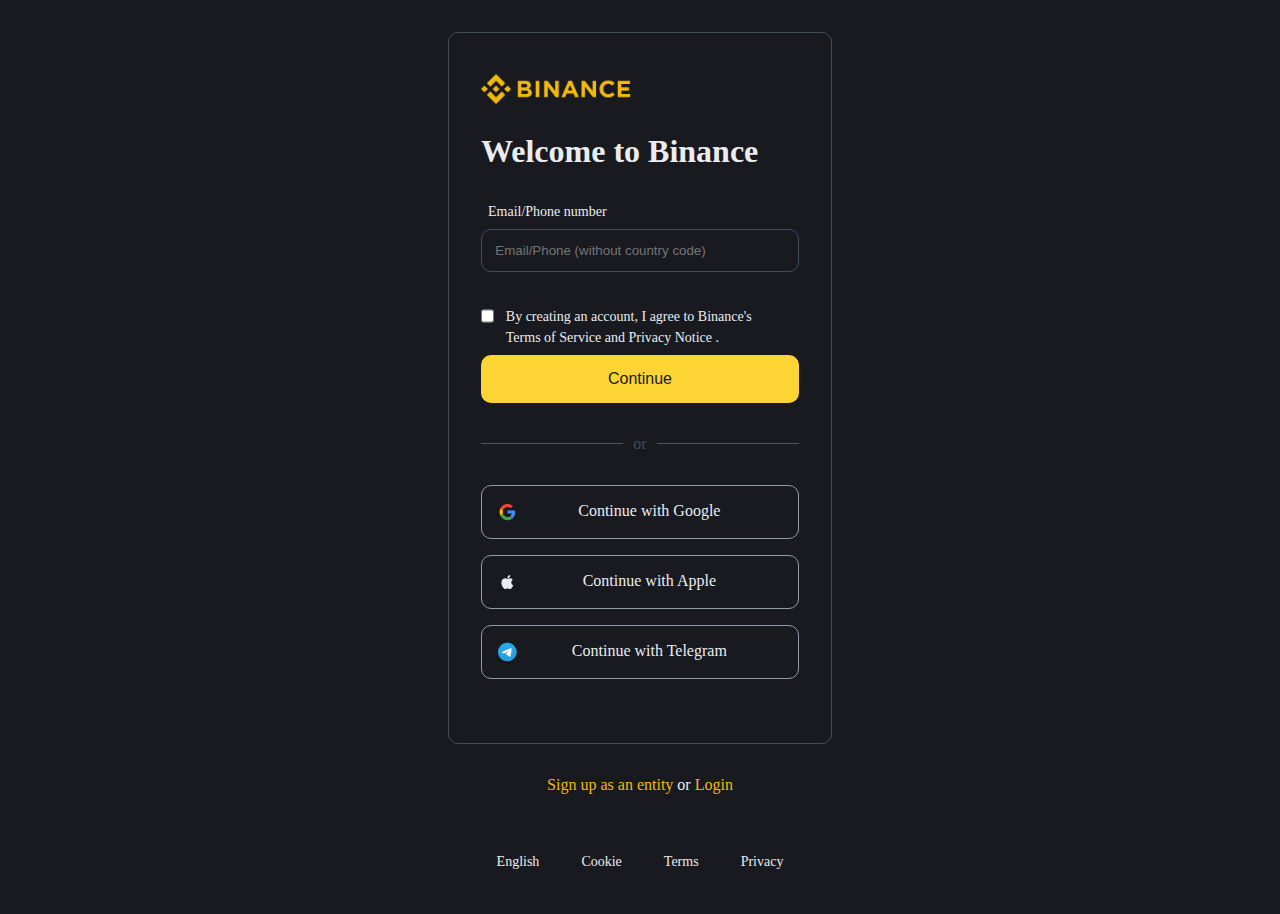
<file: signin.html>
<!DOCTYPE html>
<html lang="en">
<head>
    <meta charset="UTF-8">
    <meta name="viewport" content="width=device-width, initial-scale=1.0">
    <title>Create a free account | Binance</title>
    <link rel="stylesheet" href="login.css">
    <link rel="shortcut icon" href="[data-uri]" type="image/x-icon">
</head>
<body>
    <div class="container">
        <div class="logo">
            <a href="./index.html"><img src="[data-uri]" alt=""></a>
        </div>
        <div class="logIn">
            <h1>Welcome to Binance</h1>
        </div>
        <div>
            <form>
                <label for="mailNumber">Email/Phone number</label>
                <input type="text" name="mailNumber" class="mailNumber" placeholder="Email/Phone (without country code)">
                <div class="tc">
                    <input type="checkbox" name="tandc" class="terms box">
                    <label for="tandc" class="terms">By creating an account, I agree to Binance's <br> Terms of Service and Privacy Notice .</label>
                </div>
                <button type="submit">Continue</button>
            </form>
        </div>

        
        <div class="divider">or</div>

        <div class="loginWithSection">
            <div class="loginWith">
                <svg xmlns="http://www.w3.org/2000/svg" width="20px" height="20px" viewBox="0 0 16 16"><g fill="none" fill-rule="evenodd" clip-rule="evenodd"><path fill="#f44336" d="M7.209 1.061c.725-.081 1.154-.081 1.933 0a6.57 6.57 0 0 1 3.65 1.82a100 100 0 0 0-1.986 1.93q-1.876-1.59-4.188-.734q-1.696.78-2.362 2.528a78 78 0 0 1-2.148-1.658a.26.26 0 0 0-.16-.027q1.683-3.245 5.26-3.86" opacity="0.987"/><path fill="#ffc107" d="M1.946 4.92q.085-.013.161.027a78 78 0 0 0 2.148 1.658A7.6 7.6 0 0 0 4.04 7.99q.037.678.215 1.331L2 11.116Q.527 8.038 1.946 4.92" opacity="0.997"/><path fill="#448aff" d="M12.685 13.29a26 26 0 0 0-2.202-1.74q1.15-.812 1.396-2.228H8.122V6.713q3.25-.027 6.497.055q.616 3.345-1.423 6.032a7 7 0 0 1-.51.49" opacity="0.999"/><path fill="#43a047" d="M4.255 9.322q1.23 3.057 4.51 2.854a3.94 3.94 0 0 0 1.718-.626q1.148.812 2.202 1.74a6.62 6.62 0 0 1-4.027 1.684a6.4 6.4 0 0 1-1.02 0Q3.82 14.524 2 11.116z" opacity="0.993"/></g></svg>
                <div class="alignCenter">Continue with Google</div>
            </div>
            <div class="loginWith">
                <svg xmlns="http://www.w3.org/2000/svg" width="20px" height="20px" viewBox="0 0 24 24"><path fill="rgb(234, 236, 239)" d="M17.05 20.28c-.98.95-2.05.8-3.08.35c-1.09-.46-2.09-.48-3.24 0c-1.44.62-2.2.44-3.06-.35C2.79 15.25 3.51 7.59 9.05 7.31c1.35.07 2.29.74 3.08.8c1.18-.24 2.31-.93 3.57-.84c1.51.12 2.65.72 3.4 1.8c-3.12 1.87-2.38 5.98.48 7.13c-.57 1.5-1.31 2.99-2.54 4.09zM12.03 7.25c-.15-2.23 1.66-4.07 3.74-4.25c.29 2.58-2.34 4.5-3.74 4.25"/></svg>
                <div class="alignCenter">Continue with Apple</div>
            </div>
            <div class="loginWith">
                <svg xmlns="http://www.w3.org/2000/svg" width="20px" height="20px" viewBox="0 0 256 256"><defs><linearGradient id="SVGuySfwdaH" x1="50%" x2="50%" y1="0%" y2="100%"><stop offset="0%" stop-color="#2aabee"/><stop offset="100%" stop-color="#229ed9"/></linearGradient></defs><path fill="url(#SVGuySfwdaH)" d="M128 0C94.06 0 61.48 13.494 37.5 37.49A128.04 128.04 0 0 0 0 128c0 33.934 13.5 66.514 37.5 90.51C61.48 242.506 94.06 256 128 256s66.52-13.494 90.5-37.49c24-23.996 37.5-56.576 37.5-90.51s-13.5-66.514-37.5-90.51C194.52 13.494 161.94 0 128 0"/><path fill="#fff" d="M57.94 126.648q55.98-24.384 74.64-32.152c35.56-14.786 42.94-17.354 47.76-17.441c1.06-.017 3.42.245 4.96 1.49c1.28 1.05 1.64 2.47 1.82 3.467c.16.996.38 3.266.2 5.038c-1.92 20.24-10.26 69.356-14.5 92.026c-1.78 9.592-5.32 12.808-8.74 13.122c-7.44.684-13.08-4.912-20.28-9.63c-11.26-7.386-17.62-11.982-28.56-19.188c-12.64-8.328-4.44-12.906 2.76-20.386c1.88-1.958 34.64-31.748 35.26-34.45c.08-.338.16-1.598-.6-2.262c-.74-.666-1.84-.438-2.64-.258c-1.14.256-19.12 12.152-54 35.686c-5.1 3.508-9.72 5.218-13.88 5.128c-4.56-.098-13.36-2.584-19.9-4.708c-8-2.606-14.38-3.984-13.82-8.41c.28-2.304 3.46-4.662 9.52-7.072"/></svg>
                <div class="alignCenter">Continue with Telegram</div>
            </div>
        </div>
    </div>
    <div class="createAccount">
        <a href="./entity.html">Sign up as an entity</a>
        or
        <a href="./login.html">Login</a>
    </div>

    <footer>
        <div>English</div>
        <div>Cookie</div>
        <div>Terms</div>
        <div>Privacy</div>
    </footer>
</body>
</html>
</file>
<file: login.css>
:root {
    --primary-color: rgb(240, 185, 11);
    --text-color: white;
    --background-color: rgb(24, 26, 32);
    --secondary-text-color: rgb(234, 236, 239);
    --main-padding: 3vh 8vw;
    --third-color: rgb(67, 76, 90);
    --border-radius: 10px;
    --light-text-color: rgb(146, 154, 165);
    --transition: 0.2s all ease-in;
}

* {
    margin: 0;
    padding: 0;
    box-sizing: border-box;
}

body {
    background-color: var(--background-color);
    display: flex;
    align-items: center;
    justify-content: center;
    flex-direction: column;
    color: var(--secondary-text-color);
}

a {
    text-decoration: none;
    color: var(--text-color);
}


.container {
    min-width: 30vw;
    min-height: 75vh;
    padding: 2em;
    padding-top: 1em;
    border: 1px solid var(--third-color);
    border-radius: var(--border-radius);
    margin: 2em 0 1em;
}

.container>div {
    margin-bottom: 2em;
}

.logo img {
    height: 5rem;
}

.logo {
    margin: 0 !important;
}

.logIn {
    display: flex;
    justify-content: space-between;
}

.qrCode {
    width: fit-content;
    height: fit-content;
    border: 1px solid var(--third-color);
    border-radius: var(--border-radius);
    display: flex;
    justify-content: center;
    align-items: center;
    padding: 2px;
    cursor: pointer;
    background-color: var(--third-color);
}

form label {
    font-size: 0.875em;
    line-height: 1.4em;
    font-weight: 500;
    columns: var(--secondary-text-color);
    display: block;
    margin: 0.5em;
}

.mailNumber {
    width: 100%;
    padding: 1em;
    border: none;
    border: 1px solid var(--third-color);
    border-radius: var(--border-radius);
    display: block;
    background-color: transparent;
    margin-bottom: 2em;
    color: var(--secondary-text-color);
}

button {
    display: block;
    width: 100%;
    text-align: center;
    border: none;
    background-color: rgb(252, 213, 53);
    font-size: 1em;
    line-height: 1.5em;
    font-weight: 500;
    color: var(--background-color);
    border-radius: var(--border-radius);
    height: 3em;
}
button:hover{
    background-color: rgb(207, 175, 48);
}

.mailNumber:hover {
    border-color: var(--primary-color);
}


.divider {
    display: flex;
    align-items: center;
    color: var(--third-color);
}

.divider::before,
.divider::after {
    content: "";
    flex: 1;
    height: 1px;
    background: #555;
}

.divider::before {
    margin-right: 10px;
}

.divider::after {
    margin-left: 10px;
}

.loginWith{
    width: 100%;
    border: 1px solid var(--light-text-color);
    border-radius: var(--border-radius);
    padding: 1em;
    display: flex;
    margin-top: 1em;
}
.alignCenter{
    text-align: center;
    width: 100%;
}

.createAccount{
    margin: 1em 0;
}
.createAccount a{
    color: var(--primary-color);
}

footer{
    display: flex;
    gap: 3em;
    font-size: 0.875em;
    line-height: 1.4em;
    font-weight: 400;
    transition: var(--transition);
    padding: 3em 0;
}
footer div{
    cursor: pointer;
}

footer div:hover{
    color: var(--primary-color);
}

.tc{
    display: flex;
    gap: 0.3em;
}
.box{
    position: relative;
    top: -0.75em;
}
.terms{
    font-size: 0.875em;
    line-height: 1.5em;
    font-weight: 400;
}

.createAccount a:hover{
    color: rgb(207, 175, 48);
}


@media (max-width: 768px){
    :root{
        --background-color: rgb(32, 38, 48);
    }
    body{
        display: block;
        padding: 0 2em;
    }
    .container{
        border: none;
        padding: 0;
    }
    .createAccount{
        width: 100%;
        text-align: center;
    }
    footer{
        gap: 2em;
    }
}
</file>
<file: style.css>
:root{
    --primary-color: rgb(240, 185, 11);
    --text-color: white;
    --background-color: rgb(24, 26, 32);
    --secondary-text-color: rgb(234, 236, 239);
    --main-padding: 3vh 8vw;
    --third-color: rgb(67, 76, 90);
    --border-radius: 10px;
    --light-text-color: rgb(146, 154, 165);
    --transition: 0.2s all ease-in;
}

main>div{
    padding: var(--main-padding);
}

.container{
    display: flex;
    justify-content: space-between;
}
.container>div{
    display: flex;
    flex-direction: column;
    justify-content: center;
}
.signupPart{
    width: fit-content;
    margin-bottom: 2em;
}

.userPart h1{
    font-weight: 700;
    font-size: 4.5em;
    line-height: 4.75rem;
}
.orangeColor{
    color: var(--primary-color);
}

.no1Img img{
    height: 3.5em;
}
.no1Img{
    display: flex;
    justify-content: space-between;
    margin: 2em 0;
}

.inputePart form input{
    padding: 0.85em;
    background-color: transparent;
    border: none;
    border: 1px solid var(--third-color);
    border-radius: var(--border-radius);
    color: var(--secondary-text-color);
    font-size: 1em;
    line-height: 1.5em;
    font-weight: 500;
    width: 60%;
    transition: var(--transition);
}
.inputePart form input:hover {
    border-color: var(--primary-color);
}
.inputePart form input:focus{
    border-color: var(--primary-color);
}
.signUpbtn{
    padding: 0.85em;
    background-color: rgb(252, 213, 53);
    border: none;
    border-radius: var(--border-radius);
    width: 39%;
    cursor: pointer;
}
.signUpbtn a{
    color: var(--background-color);
    font-size: 1em;
    line-height: 1.5em;
    font-weight: 500;
    text-decoration: none;
}
.signUpbtn:hover{
    background-color: var(--primary-color);
}
.inputePart form{
    margin-bottom: 1.5em;
}

.signinWithSection{
    display: flex;
}
.siwsp1{
    display: flex;
    border-right: 1;
    border-right: 1px solid var(--third-color);
}
.siwsp div{
    height: 2.75em;
    width: 2.75em;
    border: 1px solid var(--third-color);
    border-radius: var(--border-radius);
    padding: 0.5em;
    cursor: pointer;
    margin: 0 0.5em;
    transition: 0.1s all ease-in;
}
.siwsp div:hover{
    background-color: var(--third-color);
}
.siwsp{
    padding-right: 1em;
}
.siwsp2{
    padding-left: 1em;
}


.signUpreward{
    font-size: 0.875em;
    line-height: 1.5em;
    font-weight: 400;
    color: var(--secondary-text-color);
    display: none;
    padding-bottom: 0.75em;
}




.card1{
    border-radius: var(--border-radius);
    background-color: rgb(41, 49, 61);
    padding: 1.5em;
    width: 35vw;
    margin-bottom: 1.5em;
    position: relative;
}
.popularSectionNav{
    display: flex;
}
.psnHead{
    display: flex;
    gap: 1em;
}
.liteHead>svg{
    rotate: -90deg;
}
.card1 h2{
    font-weight: 600;
    font-size: 1em;
    line-height: 1.5em;
    color: var(--secondary-text-color);
}
#nlHead{
    color: var(--light-text-color);
    transition: var(--transition);
}
#nlHead:hover{
    color: var(--text-color);
}
.liteHead{
    color: rgb(112, 122, 138);
    transition: var(--transition);
    position: absolute;
    right: 1em;
    top: 1.75em;
    width: fit-content;
}
.liteHead:hover{
    color: var(--light-text-color);
}





.table table{
    width: 100%;
}
.coins svg{
    position: relative;
    top: 5px;
}
.coinSymbol, .price{
    font-size: 1em;
    font-weight: 500;
    line-height: 1.5em;
}
.table table tr td{
    padding-top: 0.5em;
}
.table table tr:hover .coinSymbol, .table table tr:hover .price{
    color: var(--light-text-color);
}
.alignRight{
    text-align: right;
}
.coinName{
    color: var(--light-text-color);
    font-weight: 400;
    font-size: 0.875em;
    line-height: 1.25rem;
}
.change{
    font-weight: 500;
    font-size: 1em;
    line-height: 1.5em;
}
.positive{
    color: rgb(46, 189, 133);
}
.negative{
    color: rgb(246, 70, 93);
}


.newsContent p{
    font-weight: 400;
    font-size: 1em;
    line-height: 1.5em;
    padding: 1em 0 0;
    color: rgb(234, 236, 239);
    transition: var(--transition);
}
.newsContent p:hover{
    color: var(--light-text-color);
}




.certificates{
    display: grid;
    grid-template-columns: repeat(3,1fr);
    gap: 1.5em;
}
.certi{
    display: flex;
    gap: 1em;
    align-items: center;
}
.certificateImg img{
    height: 4rem;
    width: 4rem;
}
.certificateInfo p{
    color: var(--light-text-color);
    font-size: 0.875em;
    line-height: 1.375rem;
    font-weight: 400;
}


.vdoSection{
    display: flex;
    justify-content: space-between;
}

.vdoContainer video{
    width: 100%;
    min-height: 12.7rem;
}
.vdoContainer{
    width: 25vw;
    height: fit-content;
}


.downloadBtnSmallScreen{
    position: relative;
    display: flex;
    justify-content: space-between;
    display: none;
}
.downloadBtn{
    padding: 1em;
    background-color: var(--third-color);
    color: var(--secondary-text-color);
    border-radius: var(--border-radius);
}
.mobileImg{
    display: flex;
    flex-direction: column;
    align-items: center;
    gap: 1.5em;
}
.mobileImg img{
    width: 18vw;
}
.appDowloadSection{
    display: grid;
    grid-template-columns: repeat(2,1fr);
    justify-items: center;
}
.appViewDevice{
    display: flex;
    justify-content: space-around;
    gap: 2.5em;

}
.deviceName{
    font-size: 1em;
    line-height: 1.5em;
    font-weight: 500;
    color: var(--light-text-color);
    transition: var(--transition);
    cursor: pointer;
    padding-bottom: 0.5em;
}
#currentDevice, .deviceName:hover{
    color: var(--secondary-text-color);
    border-bottom: 3px solid var(--primary-color);
}
.deviceName:hover{
    color: var(--secondary-text-color);
}



.qrsectionCotainer{
    width: fit-content;
}
.appLinkSection h2{
    font-weight: 600;
    font-size: 2.5em;
    line-height: 3rem;
    color: var(--secondary-text-color);
    margin-bottom: 2em;
}
.qrSection{
    display: flex;
    gap: 2em;
    align-items: center;
}
.qrCode{
    width: fit-content;
    padding: 1em;
    border-radius: var(--border-radius);
    border: 1px solid rgba(146, 154, 165,0.5);
}
.qrCode >div{
    padding: 0.75em;
    background-color: #fff;
    border-radius: var(--border-radius);
    width: 100%;
    height: 100%;
}
 .qrCode div svg{
        height: 100%;
        width: 100%;
    }
.qrDetail p{
    color: var(--light-text-color);
    font-size: 1em;
    line-height: 1.5em;
    font-weight: 400;
}
.qrDetail h3{
    color: var(--secondary-text-color);
    font-size: 1.25em;
    line-height: 1.4em;
    font-weight: 500;
}


.deviceOS{
    display: flex;
    justify-content: space-between;
}
.osName{
    font-size: 1em;
    font-weight: 500;
    color: var(--secondary-text-color);
    padding: 0.5rem 0;
}
.os{
    display: flex;
    flex-direction: column;
    align-items: center;
    justify-content: center;
    padding: 1em;
    border-radius: var(--border-radius);
    width: fit-content;
    height: fit-content;
}
.os:hover{
    background-color: var(--third-color);
}

.moreDownload a svg{
    color: var(--light-text-color);
    position: relative;
    top: 7px;
}
.moreDownload a{
    color: var(--secondary-text-color);
    transition: var(--transition);
}
.moreDownload a:hover{
    color: var(--light-text-color);
}


.appLinkSection{
    display: flex;
    flex-direction: column;
    justify-content: space-around;
}

.qrsectionCotainer{
    display: flex;
    flex-direction: column;
    gap: 1.5em;
}


.faqSection{
    padding-left: 10vw;
}
.faqSection h2{
    text-align: center;
    font-weight: 600;
    font-size: 2.5em;
    line-height: 1.2em;
    color: var(--secondary-text-color);
    padding: 1em;
}
.faqSection details summary{
    font-weight: 500;
    font-size: 1.25em;
    line-height: 1.4em;
    color: var(--secondary-text-color);
    padding: 1em;
}
.faqSection details p, .faqSection li{
    font-weight: 400;
    font-size: 1em;
    line-height: 1.5em;
    color: var(--light-text-color);
}
.faqSection details ul li{
    list-style-type: disc;
    list-style-position: inside;
}
.faqSection details p{
    padding: 1em 0;
}




aside{
    text-align: center;
    background-color: rgb(30, 35, 41);
    padding: 5vh 0;
}
aside h1{
    padding: 5vh 0;
}
.asideSignin{
    width: fit-content;
    margin-bottom: 5vh;
}


@media (max-width: 1200px){
    .container{
        display: block;
    }
    .card1{
        width: 100%;
    }
    :root{
        --main-padding: 3vh 5vw;
    }
    .userPart{
        padding: 3vh 0;
    }
}

@media (max-width: 1024px) {
    .certificates{
        display: block;
    }
    .vdoSection{
        display: block;
    }
    .vdoContainer{
        width: 100%;
        margin: 2em 0;
    }
    .appLinkSection h2{
        font-size: 1.75em;
        line-height: 2.25rem;
    }
    .qrDetail p{
        font-size: 0.875em;
        line-height: 1.25rem;
    }
    .qrDetail h3{
        font-size: 1em;
        line-height: 1.5em;
    }
    .qrCode{
        width: 10.25rem;
        height: 10.25em;
        object-fit: contain;
    }
}


@media (max-width: 768px){
    .signupPart{
        text-align: center;
        margin: 2em auto;
    }
    .userPart h1{
        font-size: 2em;
        line-height: 1.25em;
    }
    .no1Img img{
        height: 2.25em;
    }
    .userTrust{
        display: inline;
    }
    .inputePart form input,.signinWithSection{
        display: none;
    }
    .signUpreward{
        display: block;
    }
    .card1{
        background-color: transparent;
        padding: 0;
        margin: 2em 0;
    }
    .lpp2Nav{
        justify-content: center;
    }
    .lpp2Nav h2{
        text-align: center;
    }
    .liteHead{
        left: 50%;
        top: 110%;
        transform: translateX(-50%);
    }
    .appDowloadSection{
        grid-template-columns: 100%;
    }
    .appLinkSection{
        display: none;
    }
    .mobileImg img{
        min-width: 50vw;
        margin: auto;
    }
    .appViewDevice{
        display: none;
    }
    .downloadBtnSmallScreen{
        display: flex;
        width: 100%;
    }

    .faqSection details summary{
        font-size: 1em;
        line-height: 1.5em;
        font-weight: 600;
    }
    :root{
        --background-color: rgb(32, 38, 48);
    }
}

@media(orientation: portrait){
    .mobileImg img{
        width: 70vw;
        margin: auto;
    }
    .downloadBtn{
        font-size: 0.875em;
        margin: 1em 0;
    }
    .liteHead{
        min-width: fit-content;
        margin: 0;
        padding: 0;
        font-size: 0.875em;
        width: 80vw;
        text-align: center;
    }
    .liteHead svg{
        height: 0.875rem;
    }
}
</file>
